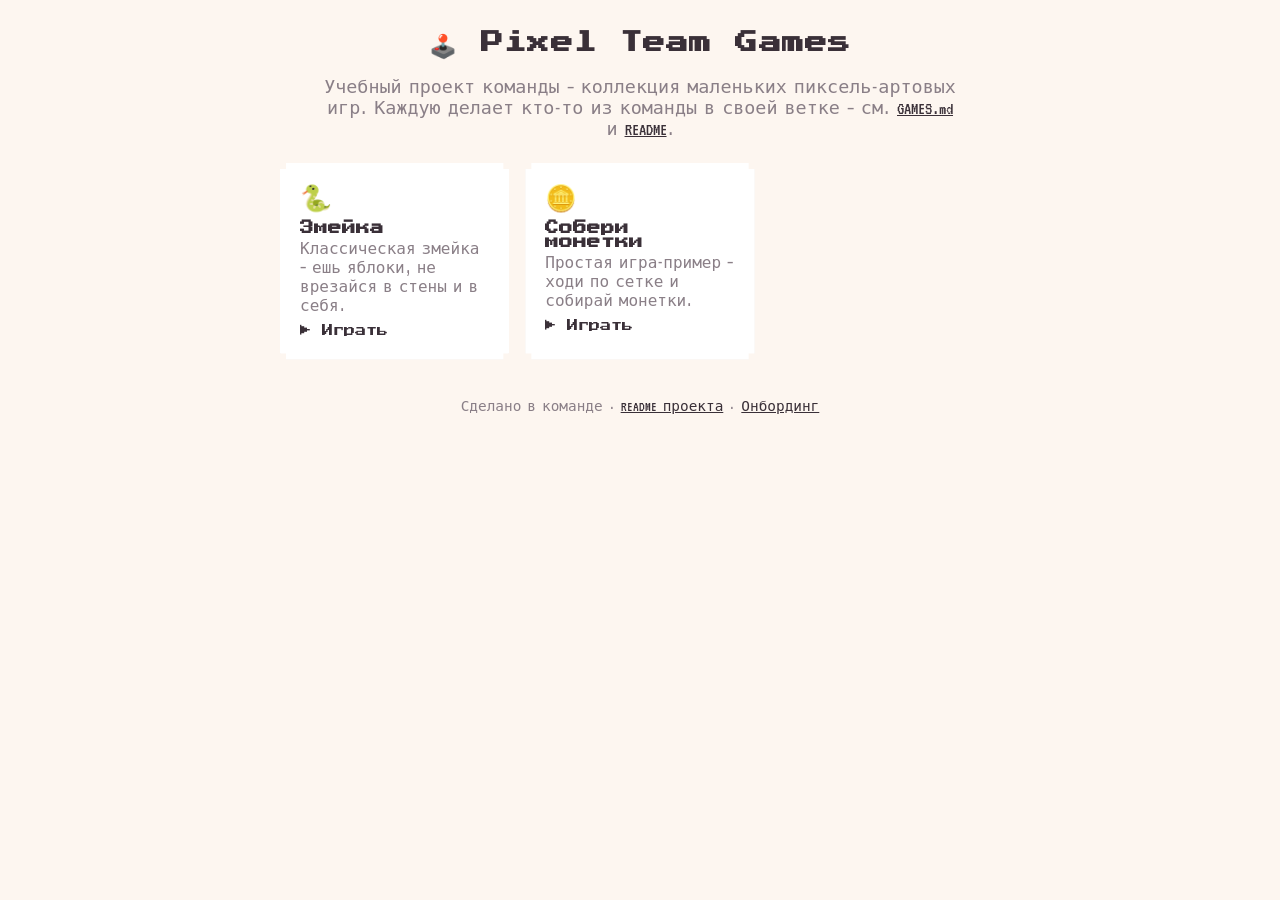
<file: index.html>
<!DOCTYPE html>
<html lang="ru">
<head>
  <meta charset="UTF-8" />
  <meta name="viewport" content="width=device-width, initial-scale=1.0" />
  <title>Pixel Team Games</title>
  <link rel="preconnect" href="https://fonts.googleapis.com" />
  <link href="https://fonts.googleapis.com/css2?family=Press+Start+2P&family=VT323&display=swap" rel="stylesheet" />
  <link rel="stylesheet" href="theme.css" />
</head>
<body>
  <header class="site-header">
    <h1>🕹️ Pixel Team Games</h1>
    <p class="subtitle">
      Учебный проект команды — коллекция маленьких пиксель-артовых игр.
      Каждую делает кто-то из команды в своей ветке — см.
      <a href="GAMES.md">GAMES.md</a> и <a href="README.md">README</a>.
    </p>
  </header>

  <main>
    <div class="games-grid" id="games-list"></div>
  </main>

  <footer>
    <p>Сделано в команде · <a href="README.md">README проекта</a> · <a href="ONBOARDING.md">Онбординг</a></p>
  </footer>

  <script src="games.js"></script>
</body>
</html>
</file>
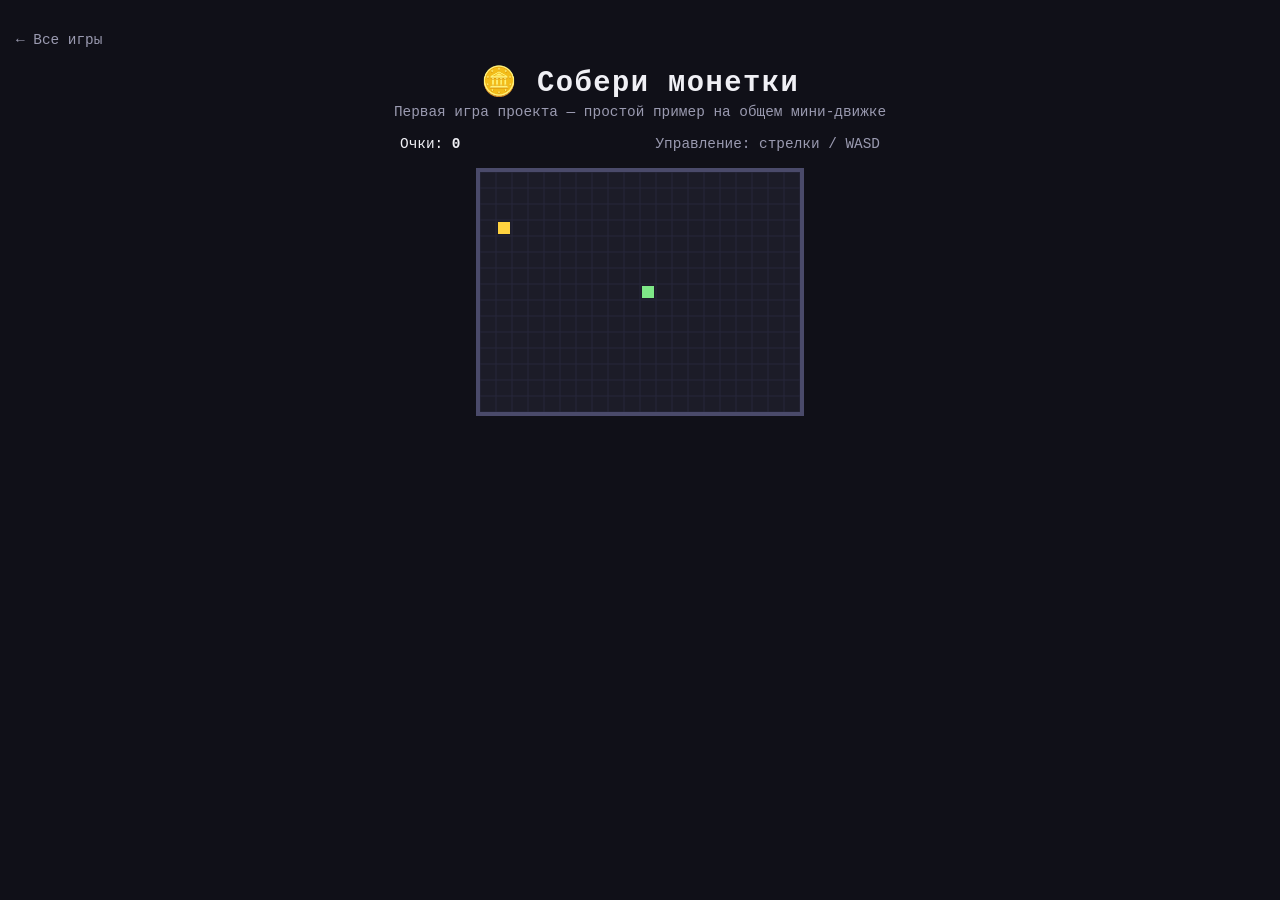
<file: games/collect-coins/index.html>
<!DOCTYPE html>
<html lang="ru">
<head>
  <meta charset="UTF-8" />
  <meta name="viewport" content="width=device-width, initial-scale=1.0" />
  <title>Собери монетки — Pixel Team Games</title>
  <link rel="stylesheet" href="../../shared/game.css" />
  <link rel="stylesheet" href="style.css" />
</head>
<body class="game-page">
  <a class="back-link" href="../../index.html">← Все игры</a>

  <div class="game-header">
    <h1>🪙 Собери монетки</h1>
    <p class="subtitle">Первая игра проекта — простой пример на общем мини-движке</p>
  </div>

  <div class="hud">
    <span>Очки: <strong id="score">0</strong></span>
    <span class="hint">Управление: стрелки / WASD</span>
  </div>
  <canvas id="game" width="320" height="240"></canvas>

  <script src="../../shared/loop.js"></script>
  <script src="../../shared/input.js"></script>
  <script src="../../shared/canvas.js"></script>
  <script src="game.js"></script>
</body>
</html>
</file>
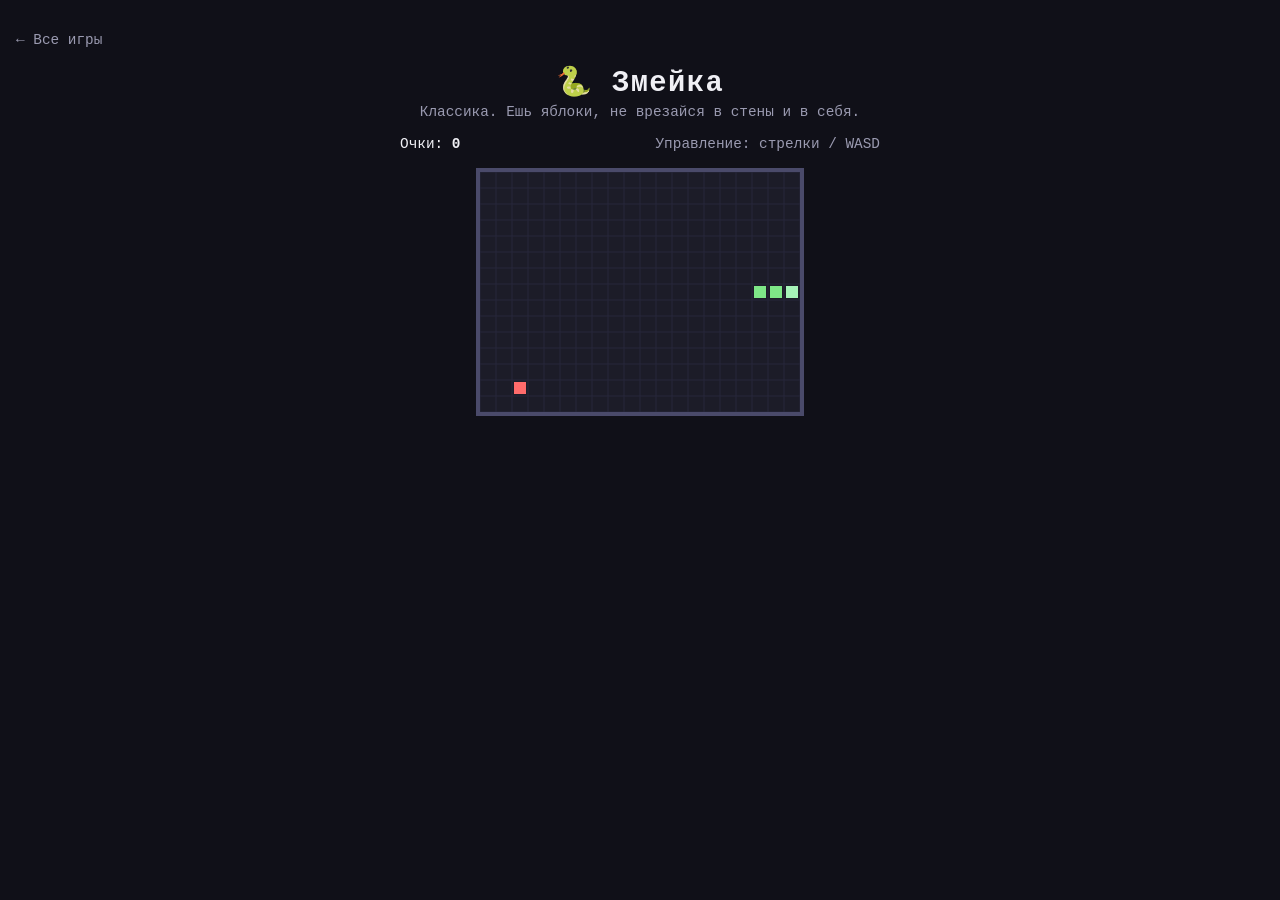
<file: games/snake/index.html>
<!DOCTYPE html>
<html lang="ru">
<head>
  <meta charset="UTF-8" />
  <meta name="viewport" content="width=device-width, initial-scale=1.0" />
  <title>Змейка — Pixel Team Games</title>
  <link rel="stylesheet" href="../../shared/game.css" />
  <link rel="stylesheet" href="style.css" />
</head>
<body class="game-page">
  <a class="back-link" href="../../index.html">← Все игры</a>

  <div class="game-header">
    <h1>🐍 Змейка</h1>
    <p class="subtitle">Классика. Ешь яблоки, не врезайся в стены и в себя.</p>
  </div>

  <div class="hud">
    <span>Очки: <strong id="score">0</strong></span>
    <span class="hint">Управление: стрелки / WASD</span>
  </div>
  <canvas id="game" width="320" height="240"></canvas>

  <script src="../../shared/loop.js"></script>
  <script src="../../shared/input.js"></script>
  <script src="../../shared/canvas.js"></script>
  <script src="game.js"></script>
</body>
</html>
</file>
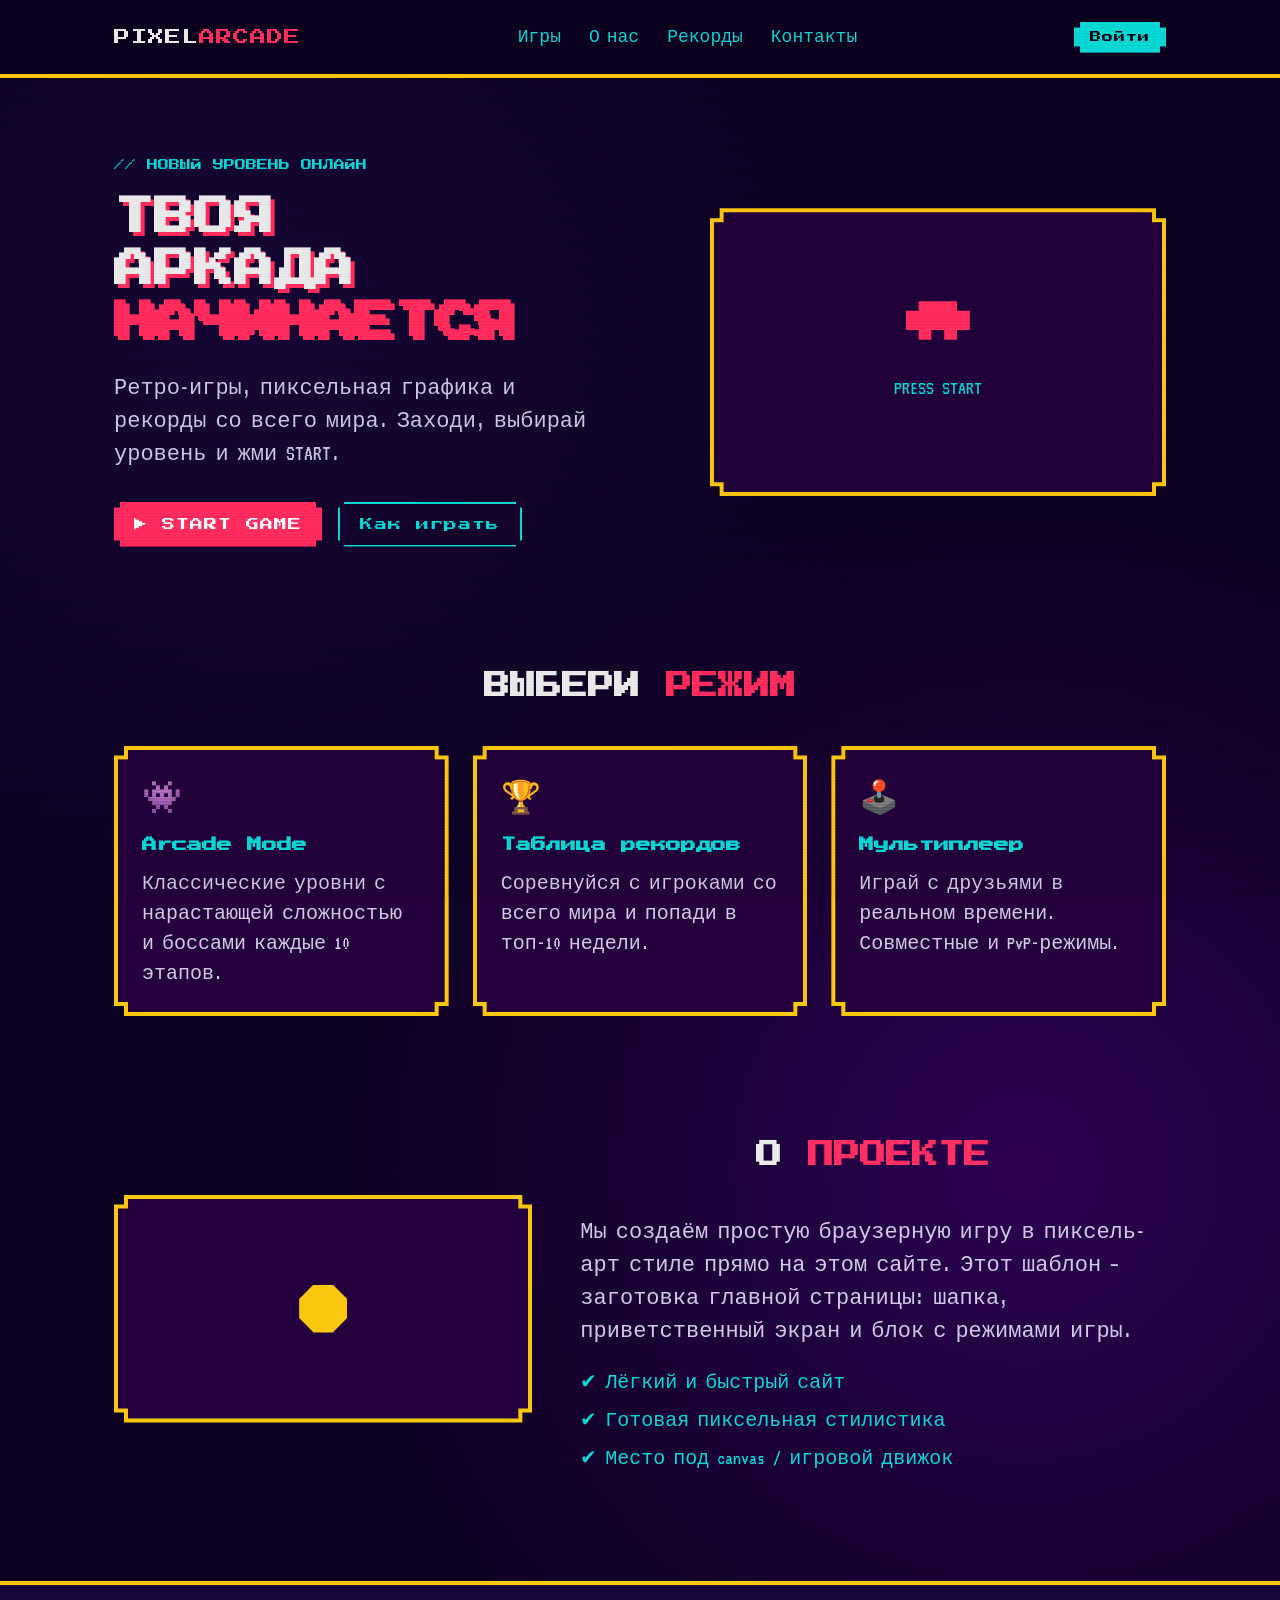
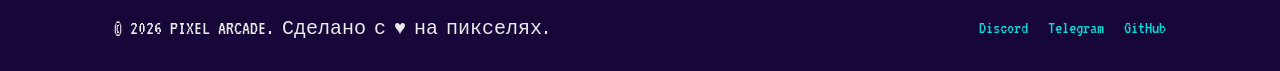
<file: templates/01-retro-arcade/index.html>
<!DOCTYPE html>
<html lang="ru">
<head>
<meta charset="UTF-8">
<meta name="viewport" content="width=device-width, initial-scale=1.0">
<title>PIXEL ARCADE — Retro Game Hub</title>
<link rel="preconnect" href="https://fonts.googleapis.com">
<link href="https://fonts.googleapis.com/css2?family=Press+Start+2P&family=VT323&display=swap" rel="stylesheet">
<link rel="stylesheet" href="style.css">
</head>
<body>

<div class="scanlines"></div>

<header class="site-header">
  <div class="container header-inner">
    <a href="#" class="logo">PIXEL<span>ARCADE</span></a>
    <nav class="nav">
      <a href="#features">Игры</a>
      <a href="#about">О нас</a>
      <a href="#leaderboard">Рекорды</a>
      <a href="#contact">Контакты</a>
    </nav>
    <button class="btn btn-small">Войти</button>
  </div>
</header>

<section class="hero">
  <div class="container hero-inner">
    <div class="hero-text">
      <p class="eyebrow">// НОВЫЙ УРОВЕНЬ ОНЛАЙН</p>
      <h1>ТВОЯ<br>АРКАДА<br><span class="accent">НАЧИНАЕТСЯ</span></h1>
      <p class="hero-desc">Ретро-игры, пиксельная графика и рекорды со всего мира. Заходи, выбирай уровень и жми START.</p>
      <div class="hero-actions">
        <button class="btn btn-primary">▶ START GAME</button>
        <button class="btn btn-ghost">Как играть</button>
      </div>
    </div>
    <div class="hero-art pixel-panel">
      <div class="pixel-panel-inner hero-screen">
        <div class="sprite sprite-invader"></div>
        <p class="blink">PRESS START</p>
      </div>
    </div>
  </div>
</section>

<section id="features" class="features">
  <div class="container">
    <h2 class="section-title">ВЫБЕРИ <span class="accent">РЕЖИМ</span></h2>
    <div class="cards">
      <div class="pixel-panel card">
        <div class="pixel-panel-inner">
          <div class="card-icon">👾</div>
          <h3>Arcade Mode</h3>
          <p>Классические уровни с нарастающей сложностью и боссами каждые 10 этапов.</p>
        </div>
      </div>
      <div class="pixel-panel card">
        <div class="pixel-panel-inner">
          <div class="card-icon">🏆</div>
          <h3>Таблица рекордов</h3>
          <p>Соревнуйся с игроками со всего мира и попади в топ-10 недели.</p>
        </div>
      </div>
      <div class="pixel-panel card">
        <div class="pixel-panel-inner">
          <div class="card-icon">🕹️</div>
          <h3>Мультиплеер</h3>
          <p>Играй с друзьями в реальном времени. Совместные и PvP-режимы.</p>
        </div>
      </div>
    </div>
  </div>
</section>

<section id="about" class="about">
  <div class="container about-inner">
    <div class="pixel-panel about-art">
      <div class="pixel-panel-inner about-screen">
        <div class="sprite sprite-coin"></div>
      </div>
    </div>
    <div class="about-text">
      <h2 class="section-title">О <span class="accent">ПРОЕКТЕ</span></h2>
      <p>Мы создаём простую браузерную игру в пиксель-арт стиле прямо на этом сайте. Этот шаблон — заготовка главной страницы: шапка, приветственный экран и блок с режимами игры.</p>
      <ul class="checklist">
        <li>✔ Лёгкий и быстрый сайт</li>
        <li>✔ Готовая пиксельная стилистика</li>
        <li>✔ Место под canvas / игровой движок</li>
      </ul>
    </div>
  </div>
</section>

<footer class="site-footer">
  <div class="container footer-inner">
    <p>© 2026 PIXEL ARCADE. Сделано с ♥ на пикселях.</p>
    <div class="socials">
      <a href="#">Discord</a>
      <a href="#">Telegram</a>
      <a href="#">GitHub</a>
    </div>
  </div>
</footer>

</body>
</html>
</file>
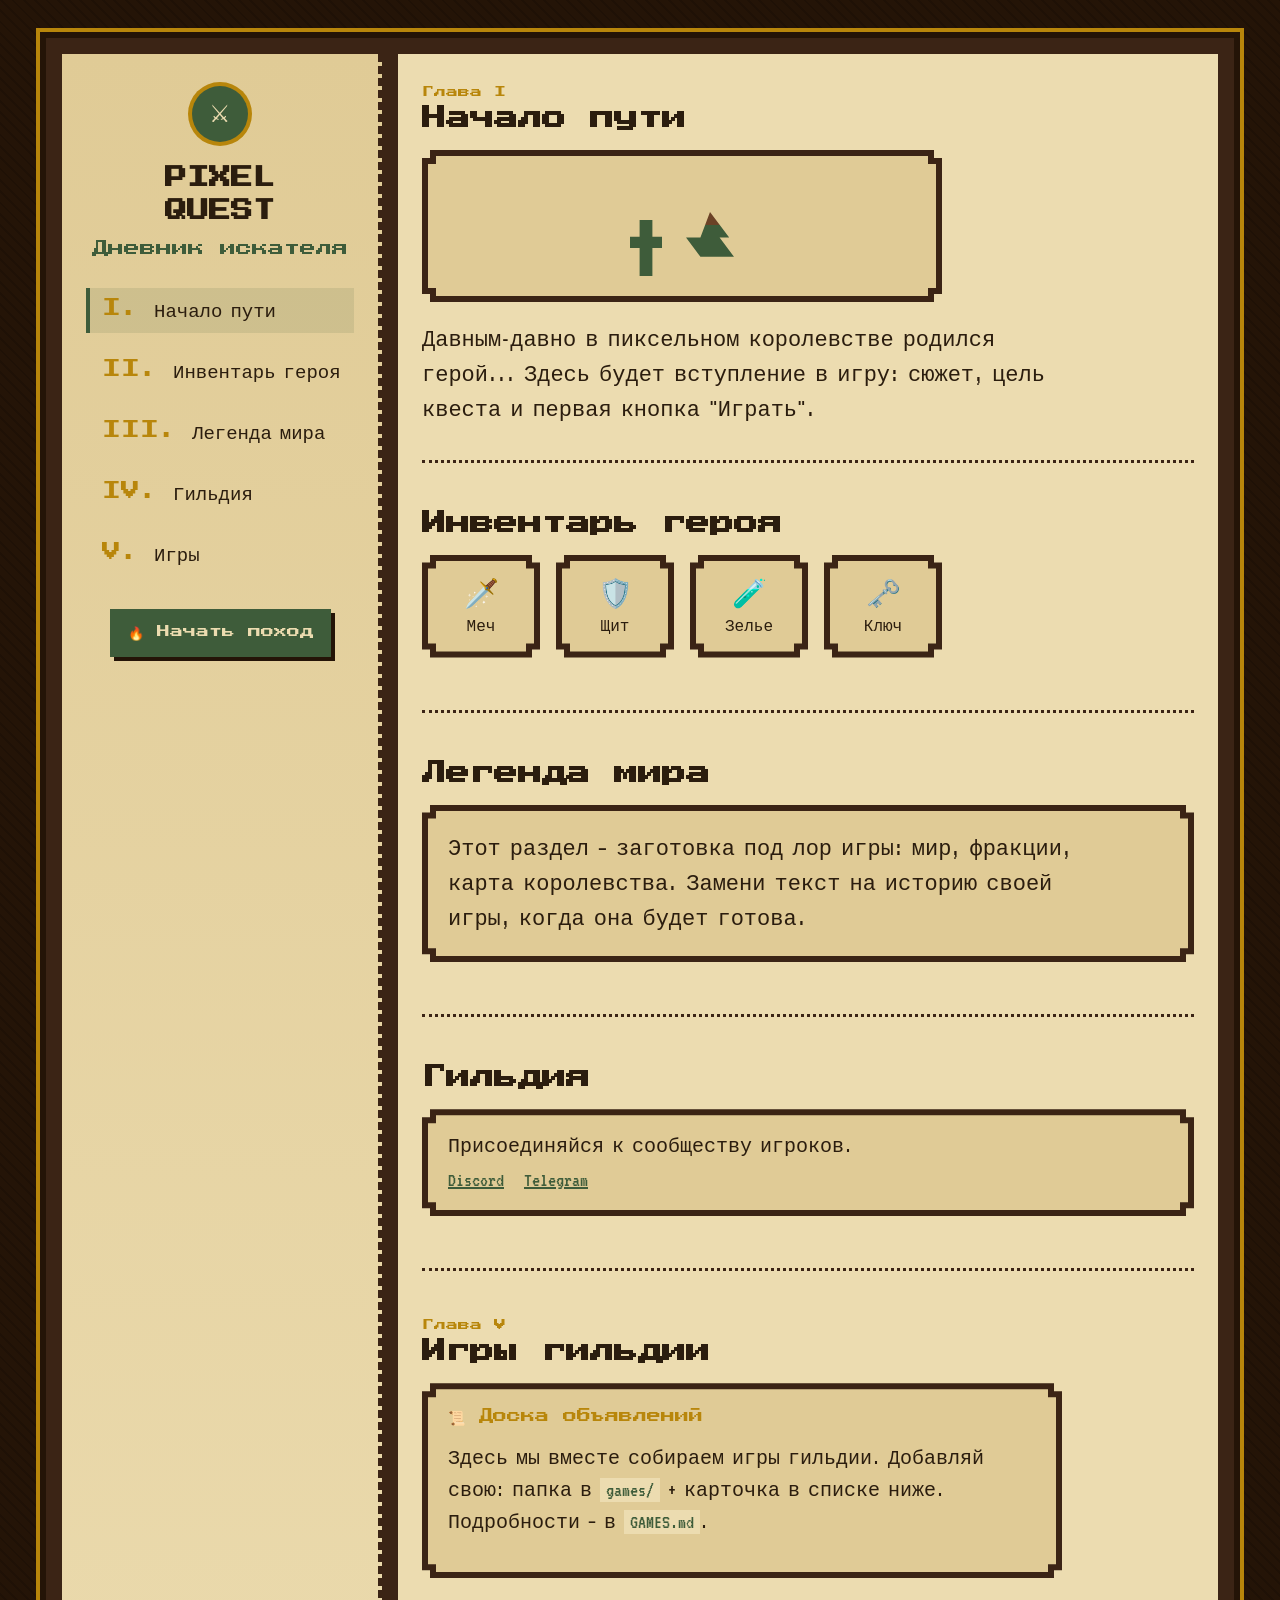
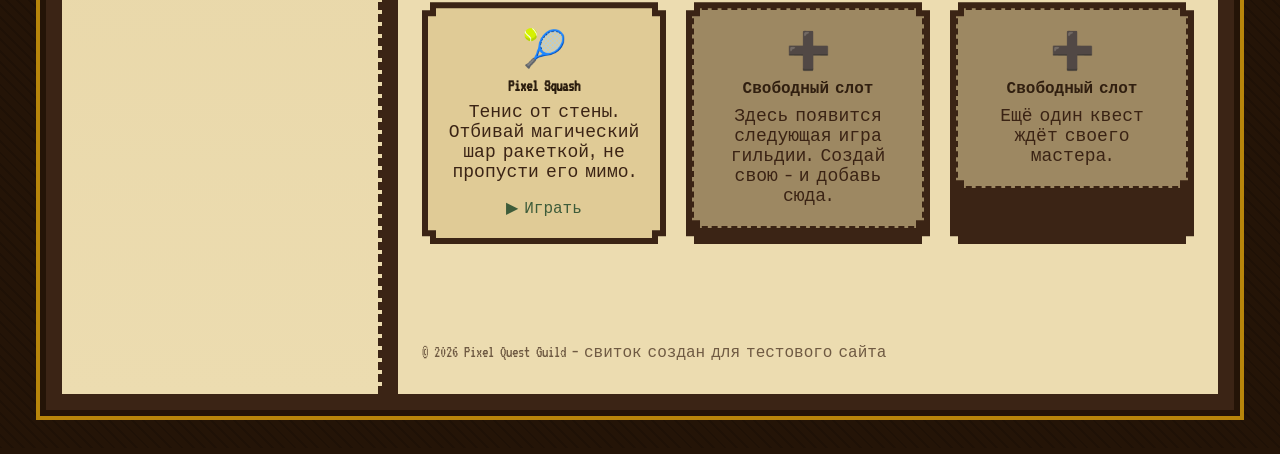
<file: templates/02-fantasy-pixel/index.html>
<!DOCTYPE html>
<html lang="ru">
<head>
<meta charset="UTF-8">
<meta name="viewport" content="width=device-width, initial-scale=1.0">
<title>PIXEL QUEST — Fantasy RPG</title>
<link rel="preconnect" href="https://fonts.googleapis.com">
<link href="https://fonts.googleapis.com/css2?family=Press+Start+2P&family=VT323&display=swap" rel="stylesheet">
<link rel="stylesheet" href="style.css">
</head>
<body>

<div class="book">

  <!-- Left page: quest log / navigation -->
  <aside class="page page-left">
    <div class="seal">⚔</div>
    <h1 class="title">PIXEL<br>QUEST</h1>
    <p class="subtitle">Дневник искателя</p>

    <nav class="quest-log">
      <a href="#ch1" class="quest active"><span class="quest-num">I.</span> Начало пути</a>
      <a href="#ch2" class="quest"><span class="quest-num">II.</span> Инвентарь героя</a>
      <a href="#ch3" class="quest"><span class="quest-num">III.</span> Легенда мира</a>
      <a href="#ch4" class="quest"><span class="quest-num">IV.</span> Гильдия</a>
      <a href="#games" class="quest"><span class="quest-num">V.</span> Игры</a>
    </nav>

    <button class="btn-torch">🔥 Начать поход</button>
  </aside>

  <!-- Right page: content -->
  <section class="page page-right">

    <article id="ch1" class="chapter">
      <p class="drop-cap-line">Глава I</p>
      <h2>Начало пути</h2>
      <div class="pixel-frame hero-frame">
        <div class="pixel-frame-inner hero-scene">
          <div class="sprite sprite-hero"></div>
          <div class="sprite sprite-tree"></div>
        </div>
      </div>
      <p class="lore-text">Давным-давно в пиксельном королевстве родился герой... Здесь будет вступление в игру: сюжет, цель квеста и первая кнопка "Играть".</p>
    </article>

    <article id="ch2" class="chapter">
      <h2>Инвентарь героя</h2>
      <div class="inventory">
        <div class="pixel-frame slot"><div class="pixel-frame-inner"><span class="item">🗡️</span><p>Меч</p></div></div>
        <div class="pixel-frame slot"><div class="pixel-frame-inner"><span class="item">🛡️</span><p>Щит</p></div></div>
        <div class="pixel-frame slot"><div class="pixel-frame-inner"><span class="item">🧪</span><p>Зелье</p></div></div>
        <div class="pixel-frame slot"><div class="pixel-frame-inner"><span class="item">🗝️</span><p>Ключ</p></div></div>
      </div>
    </article>

    <article id="ch3" class="chapter">
      <h2>Легенда мира</h2>
      <div class="pixel-frame">
        <div class="pixel-frame-inner">
          <p class="lore-text">Этот раздел — заготовка под лор игры: мир, фракции, карта королевства. Замени текст на историю своей игры, когда она будет готова.</p>
        </div>
      </div>
    </article>

    <article id="ch4" class="chapter">
      <h2>Гильдия</h2>
      <div class="pixel-frame">
        <div class="pixel-frame-inner guild">
          <p>Присоединяйся к сообществу игроков.</p>
          <div class="guild-links">
            <a href="#">Discord</a>
            <a href="#">Telegram</a>
          </div>
        </div>
      </div>
    </article>

    <article id="games" class="chapter">
      <p class="drop-cap-line">Глава V</p>
      <h2>Игры гильдии</h2>

      <div class="pixel-frame board-frame">
        <div class="pixel-frame-inner board">
          <p class="board-title">📜 Доска объявлений</p>
          <p class="lore-text">Здесь мы вместе собираем игры гильдии. Добавляй свою: папка в <code>games/</code> + карточка в списке ниже. Подробности — в <code>GAMES.md</code>.</p>
        </div>
      </div>

      <div class="games-grid">
        <a href="games/pixel-squash/index.html" class="pixel-frame game-card">
          <div class="pixel-frame-inner">
            <div class="game-card-icon">🎾</div>
            <h3>Pixel Squash</h3>
            <p>Тенис от стены. Отбивай магический шар ракеткой, не пропусти его мимо.</p>
            <span class="play-tag">▶ Играть</span>
          </div>
        </a>

        <div class="pixel-frame game-card empty">
          <div class="pixel-frame-inner">
            <div class="game-card-icon">➕</div>
            <h3>Свободный слот</h3>
            <p>Здесь появится следующая игра гильдии. Создай свою — и добавь сюда.</p>
          </div>
        </div>

        <div class="pixel-frame game-card empty">
          <div class="pixel-frame-inner">
            <div class="game-card-icon">➕</div>
            <h3>Свободный слот</h3>
            <p>Ещё один квест ждёт своего мастера.</p>
          </div>
        </div>
      </div>
    </article>

    <footer class="page-footer">
      <p>© 2026 Pixel Quest Guild — свиток создан для тестового сайта</p>
    </footer>

  </section>
</div>

</body>
</html>
</file>
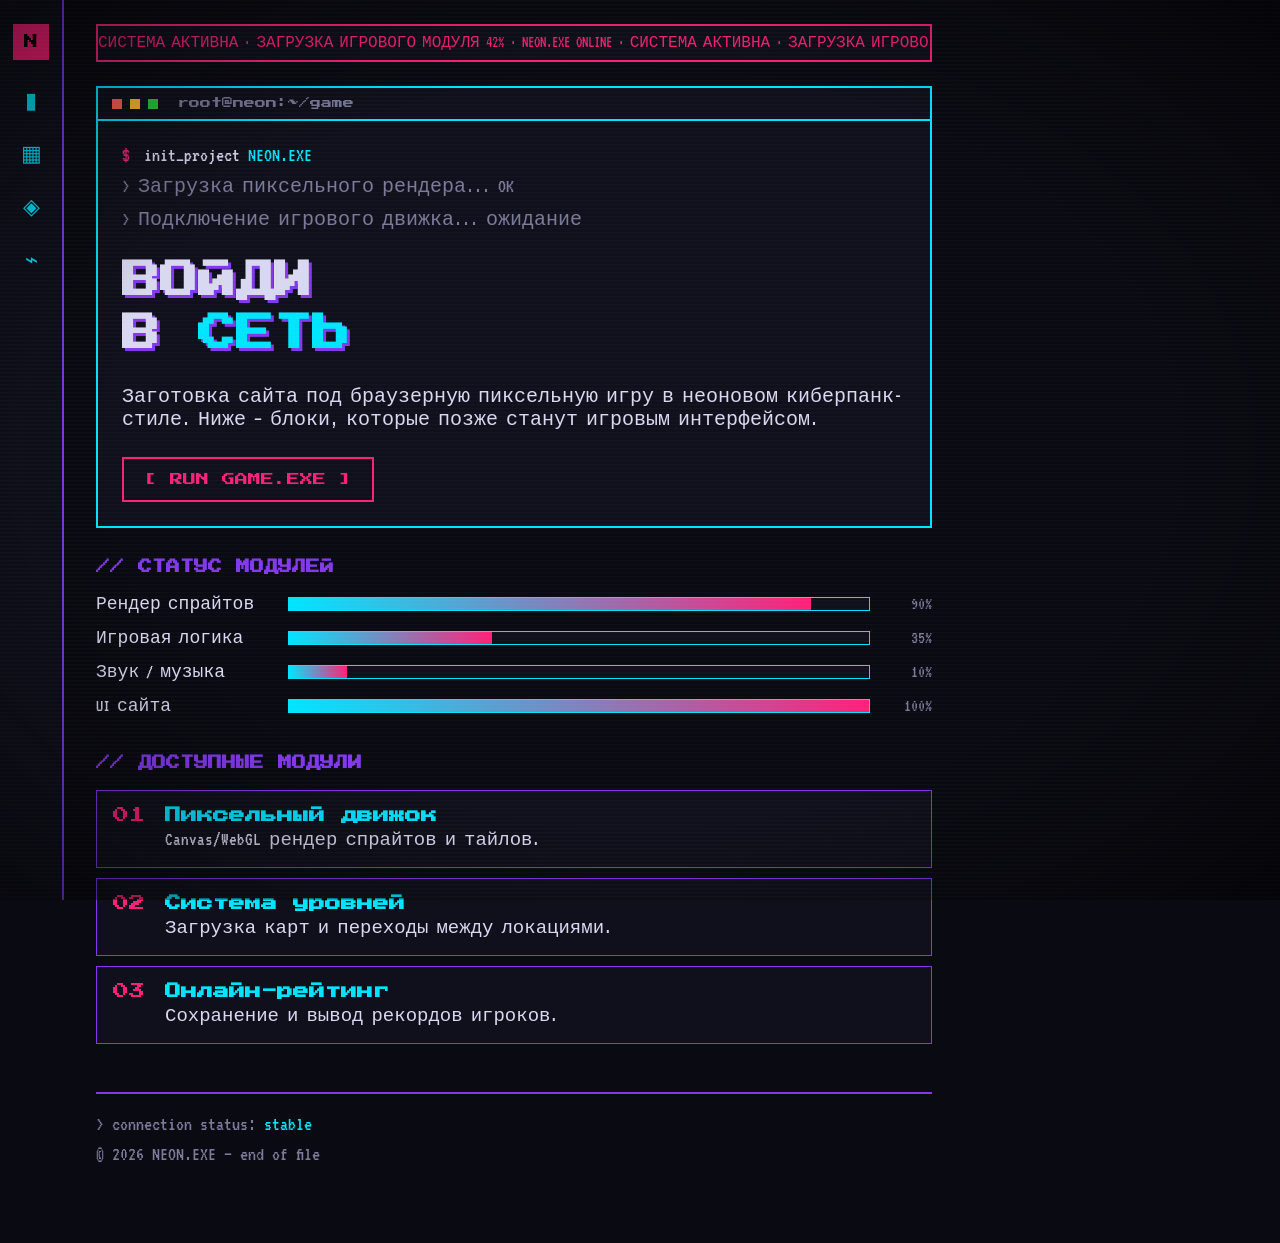
<file: templates/03-cyberpunk-pixel/index.html>
<!DOCTYPE html>
<html lang="ru">
<head>
<meta charset="UTF-8">
<meta name="viewport" content="width=device-width, initial-scale=1.0">
<title>NEON.EXE — Cyberpunk Terminal</title>
<link rel="preconnect" href="https://fonts.googleapis.com">
<link href="https://fonts.googleapis.com/css2?family=Press+Start+2P&family=VT323&display=swap" rel="stylesheet">
<link rel="stylesheet" href="style.css">
</head>
<body>

<div class="crt"></div>

<div class="hud">

  <!-- Left dock: vertical icon nav, not a normal navbar -->
  <nav class="dock">
    <div class="dock-logo">N</div>
    <a href="#feed" class="dock-icon" title="Лента">▮</a>
    <a href="#stats" class="dock-icon" title="Статистика">▦</a>
    <a href="#missions" class="dock-icon" title="Миссии">◈</a>
    <a href="#access" class="dock-icon" title="Доступ">⌁</a>
  </nav>

  <div class="main">

    <div class="ticker">
      <div class="ticker-track">
        СИСТЕМА АКТИВНА · ЗАГРУЗКА ИГРОВОГО МОДУЛЯ 42% · NEON.EXE ONLINE · СИСТЕМА АКТИВНА · ЗАГРУЗКА ИГРОВОГО МОДУЛЯ 42% · NEON.EXE ONLINE ·
      </div>
    </div>

    <section id="feed" class="terminal-block">
      <div class="terminal-header">
        <span class="dot red"></span><span class="dot yellow"></span><span class="dot green"></span>
        <span class="terminal-title">root@neon:~/game</span>
      </div>
      <div class="terminal-body">
        <p class="line"><span class="prompt">$</span> init_project <span class="glitch" data-text="NEON.EXE">NEON.EXE</span></p>
        <p class="line dim">> Загрузка пиксельного рендера... OK</p>
        <p class="line dim">> Подключение игрового движка... ожидание</p>
        <h1 class="big-title">ВОЙДИ<br>В <span class="accent">СЕТЬ</span></h1>
        <p class="line">Заготовка сайта под браузерную пиксельную игру в неоновом киберпанк-стиле. Ниже — блоки, которые позже станут игровым интерфейсом.</p>
        <button class="btn-run">[ RUN GAME.EXE ]</button>
      </div>
    </section>

    <section id="stats" class="grid-block">
      <h2 class="block-title">// СТАТУС МОДУЛЕЙ</h2>
      <div class="data-grid">
        <div class="data-row"><span>Рендер спрайтов</span><span class="bar"><i style="width:90%"></i></span><span class="pct">90%</span></div>
        <div class="data-row"><span>Игровая логика</span><span class="bar"><i style="width:35%"></i></span><span class="pct">35%</span></div>
        <div class="data-row"><span>Звук / музыка</span><span class="bar"><i style="width:10%"></i></span><span class="pct">10%</span></div>
        <div class="data-row"><span>UI сайта</span><span class="bar"><i style="width:100%"></i></span><span class="pct">100%</span></div>
      </div>
    </section>

    <section id="missions" class="grid-block">
      <h2 class="block-title">// ДОСТУПНЫЕ МОДУЛИ</h2>
      <div class="mission-list">
        <div class="mission"><span class="mission-id">01</span><div><h3>Пиксельный движок</h3><p>Canvas/WebGL рендер спрайтов и тайлов.</p></div></div>
        <div class="mission"><span class="mission-id">02</span><div><h3>Система уровней</h3><p>Загрузка карт и переходы между локациями.</p></div></div>
        <div class="mission"><span class="mission-id">03</span><div><h3>Онлайн-рейтинг</h3><p>Сохранение и вывод рекордов игроков.</p></div></div>
      </div>
    </section>

    <footer id="access" class="terminal-footer">
      <p class="line dim">> connection status: <span class="accent">stable</span></p>
      <p class="line dim">© 2026 NEON.EXE — end of file</p>
    </footer>

  </div>
</div>

</body>
</html>
</file>
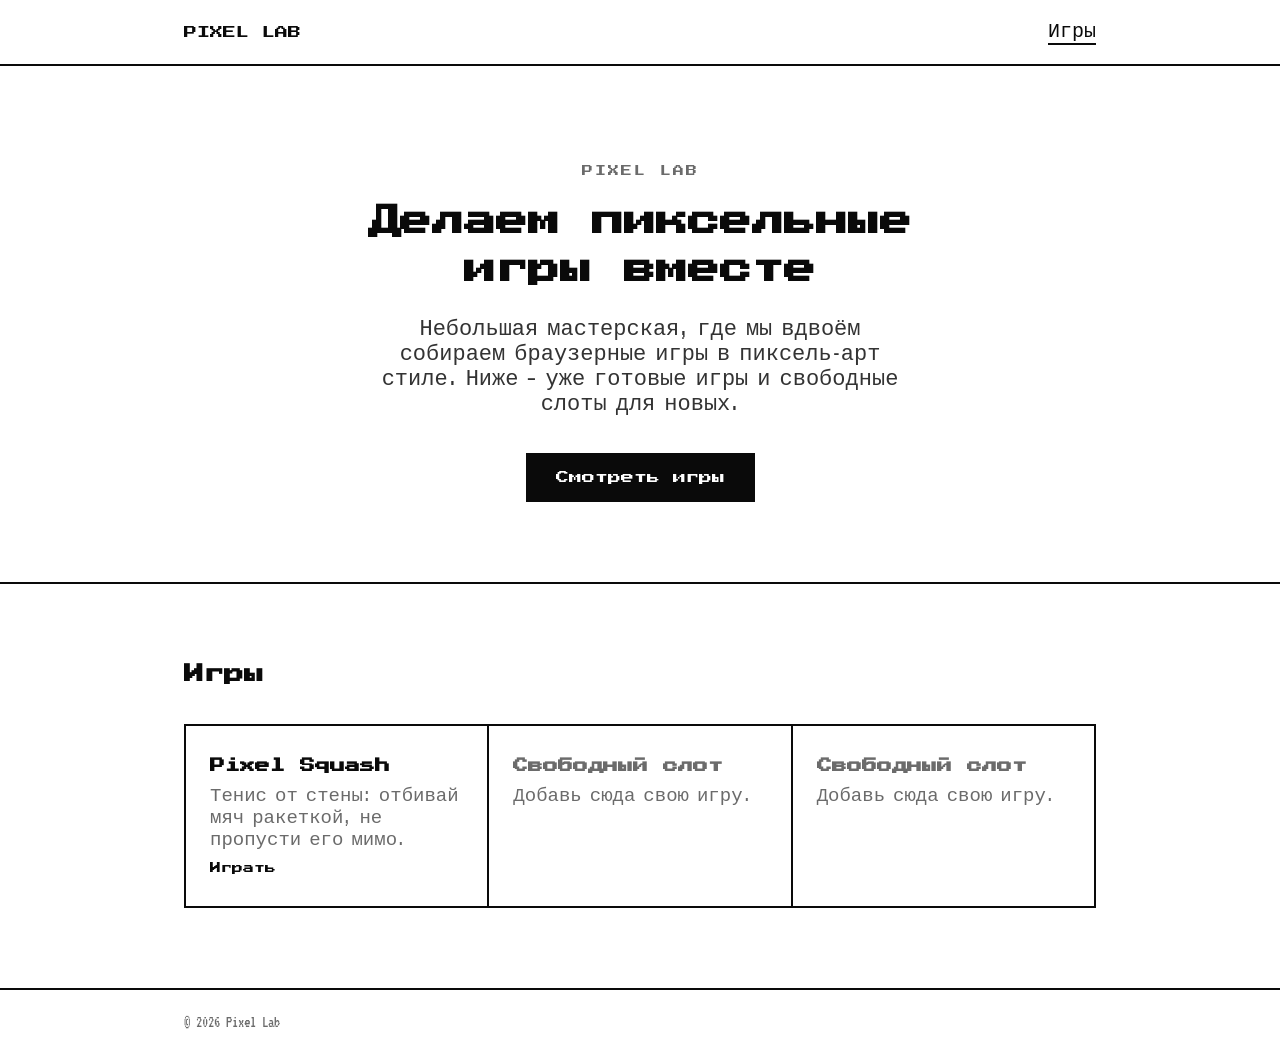
<file: templates/04-mono-grid/index.html>
<!DOCTYPE html>
<html lang="ru">
<head>
<meta charset="UTF-8">
<meta name="viewport" content="width=device-width, initial-scale=1.0">
<title>PIXEL LAB</title>
<link rel="preconnect" href="https://fonts.googleapis.com">
<link href="https://fonts.googleapis.com/css2?family=Press+Start+2P&family=VT323&display=swap" rel="stylesheet">
<link rel="stylesheet" href="style.css">
</head>
<body>

<header class="header">
  <div class="container header-inner">
    <span class="logo">PIXEL LAB</span>
    <a href="#games" class="nav-link">Игры</a>
  </div>
</header>

<section class="hero">
  <div class="container">
    <p class="eyebrow">PIXEL LAB</p>
    <h1>Делаем пиксельные<br>игры вместе</h1>
    <p class="desc">Небольшая мастерская, где мы вдвоём собираем браузерные игры в пиксель-арт стиле. Ниже — уже готовые игры и свободные слоты для новых.</p>
    <a href="#games" class="btn">Смотреть игры</a>
  </div>
</section>

<section id="games" class="games">
  <div class="container">
    <h2 class="section-title">Игры</h2>
    <div class="grid">
      <a href="#" class="card">
        <h3>Pixel Squash</h3>
        <p>Тенис от стены: отбивай мяч ракеткой, не пропусти его мимо.</p>
        <span class="tag">Играть</span>
      </a>
      <div class="card empty">
        <h3>Свободный слот</h3>
        <p>Добавь сюда свою игру.</p>
      </div>
      <div class="card empty">
        <h3>Свободный слот</h3>
        <p>Добавь сюда свою игру.</p>
      </div>
    </div>
  </div>
</section>

<footer class="footer">
  <div class="container">© 2026 Pixel Lab</div>
</footer>

</body>
</html>
</file>
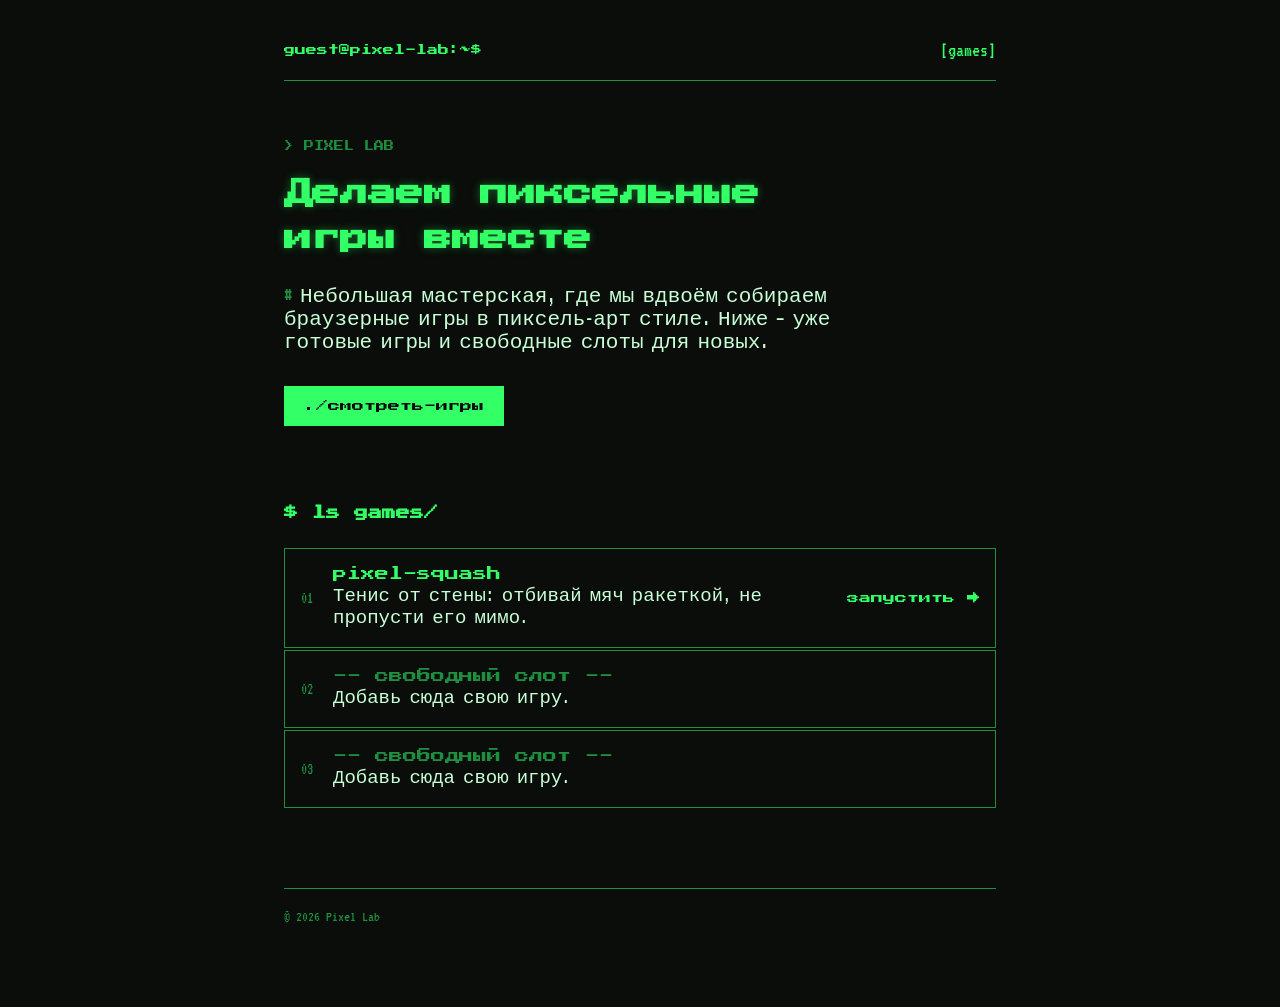
<file: templates/05-terminal-green/index.html>
<!DOCTYPE html>
<html lang="ru">
<head>
<meta charset="UTF-8">
<meta name="viewport" content="width=device-width, initial-scale=1.0">
<title>PIXEL LAB</title>
<link rel="preconnect" href="https://fonts.googleapis.com">
<link href="https://fonts.googleapis.com/css2?family=Press+Start+2P&family=VT323&display=swap" rel="stylesheet">
<link rel="stylesheet" href="style.css">
</head>
<body>

<div class="wrap">

  <header class="header">
    <span class="prompt">guest@pixel-lab:~$</span>
    <a href="#games" class="nav-link">games</a>
  </header>

  <section class="hero">
    <p class="eyebrow">PIXEL LAB</p>
    <h1>Делаем пиксельные<br>игры вместе</h1>
    <p class="desc">Небольшая мастерская, где мы вдвоём собираем браузерные игры в пиксель-арт стиле. Ниже — уже готовые игры и свободные слоты для новых.</p>
    <a href="#games" class="btn">./смотреть-игры</a>
  </section>

  <section id="games" class="games">
    <h2 class="section-title">$ ls games/</h2>
    <div class="list">
      <a href="#" class="row">
        <span class="row-index">01</span>
        <span class="row-body">
          <span class="row-title">pixel-squash</span>
          <span class="row-desc">Тенис от стены: отбивай мяч ракеткой, не пропусти его мимо.</span>
        </span>
        <span class="tag">запустить →</span>
      </a>
      <div class="row empty">
        <span class="row-index">02</span>
        <span class="row-body">
          <span class="row-title">-- свободный слот --</span>
          <span class="row-desc">Добавь сюда свою игру.</span>
        </span>
      </div>
      <div class="row empty">
        <span class="row-index">03</span>
        <span class="row-body">
          <span class="row-title">-- свободный слот --</span>
          <span class="row-desc">Добавь сюда свою игру.</span>
        </span>
      </div>
    </div>
  </section>

  <footer class="footer">© 2026 Pixel Lab</footer>

</div>

</body>
</html>
</file>
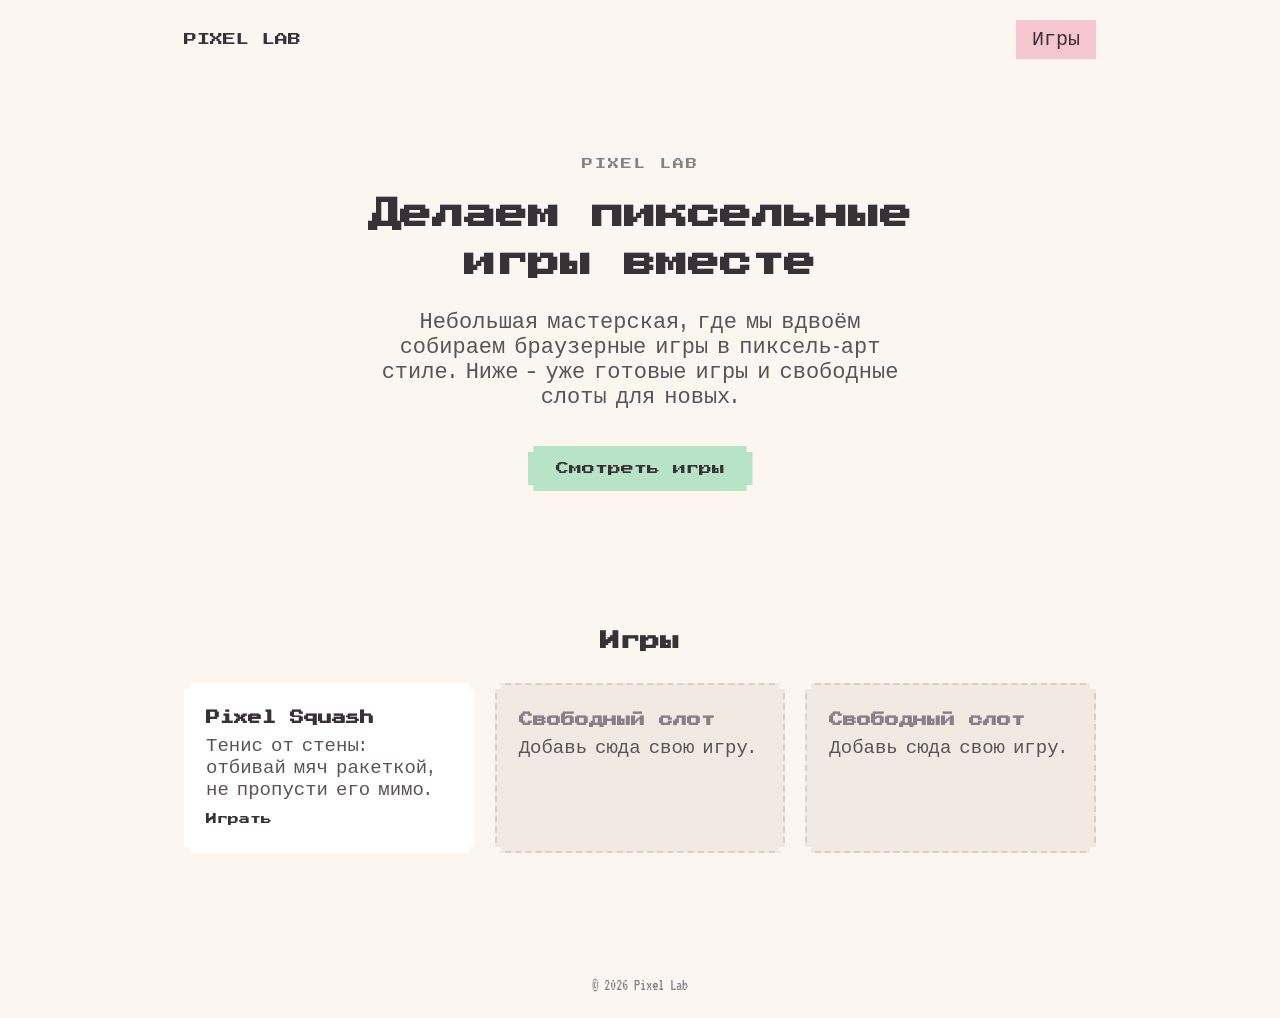
<file: templates/06-pastel-soft/index.html>
<!DOCTYPE html>
<html lang="ru">
<head>
<meta charset="UTF-8">
<meta name="viewport" content="width=device-width, initial-scale=1.0">
<title>PIXEL LAB</title>
<link rel="preconnect" href="https://fonts.googleapis.com">
<link href="https://fonts.googleapis.com/css2?family=Press+Start+2P&family=VT323&display=swap" rel="stylesheet">
<link rel="stylesheet" href="style.css">
</head>
<body>

<header class="header">
  <div class="container header-inner">
    <span class="logo">PIXEL LAB</span>
    <a href="#games" class="nav-link">Игры</a>
  </div>
</header>

<section class="hero">
  <div class="container">
    <p class="eyebrow">PIXEL LAB</p>
    <h1>Делаем пиксельные<br>игры вместе</h1>
    <p class="desc">Небольшая мастерская, где мы вдвоём собираем браузерные игры в пиксель-арт стиле. Ниже — уже готовые игры и свободные слоты для новых.</p>
    <a href="#games" class="btn">Смотреть игры</a>
  </div>
</section>

<section id="games" class="games">
  <div class="container">
    <h2 class="section-title">Игры</h2>
    <div class="grid">
      <a href="#" class="card mint">
        <h3>Pixel Squash</h3>
        <p>Тенис от стены: отбивай мяч ракеткой, не пропусти его мимо.</p>
        <span class="tag">Играть</span>
      </a>
      <div class="card empty">
        <h3>Свободный слот</h3>
        <p>Добавь сюда свою игру.</p>
      </div>
      <div class="card empty">
        <h3>Свободный слот</h3>
        <p>Добавь сюда свою игру.</p>
      </div>
    </div>
  </div>
</section>

<footer class="footer">
  <div class="container">© 2026 Pixel Lab</div>
</footer>

</body>
</html>
</file>
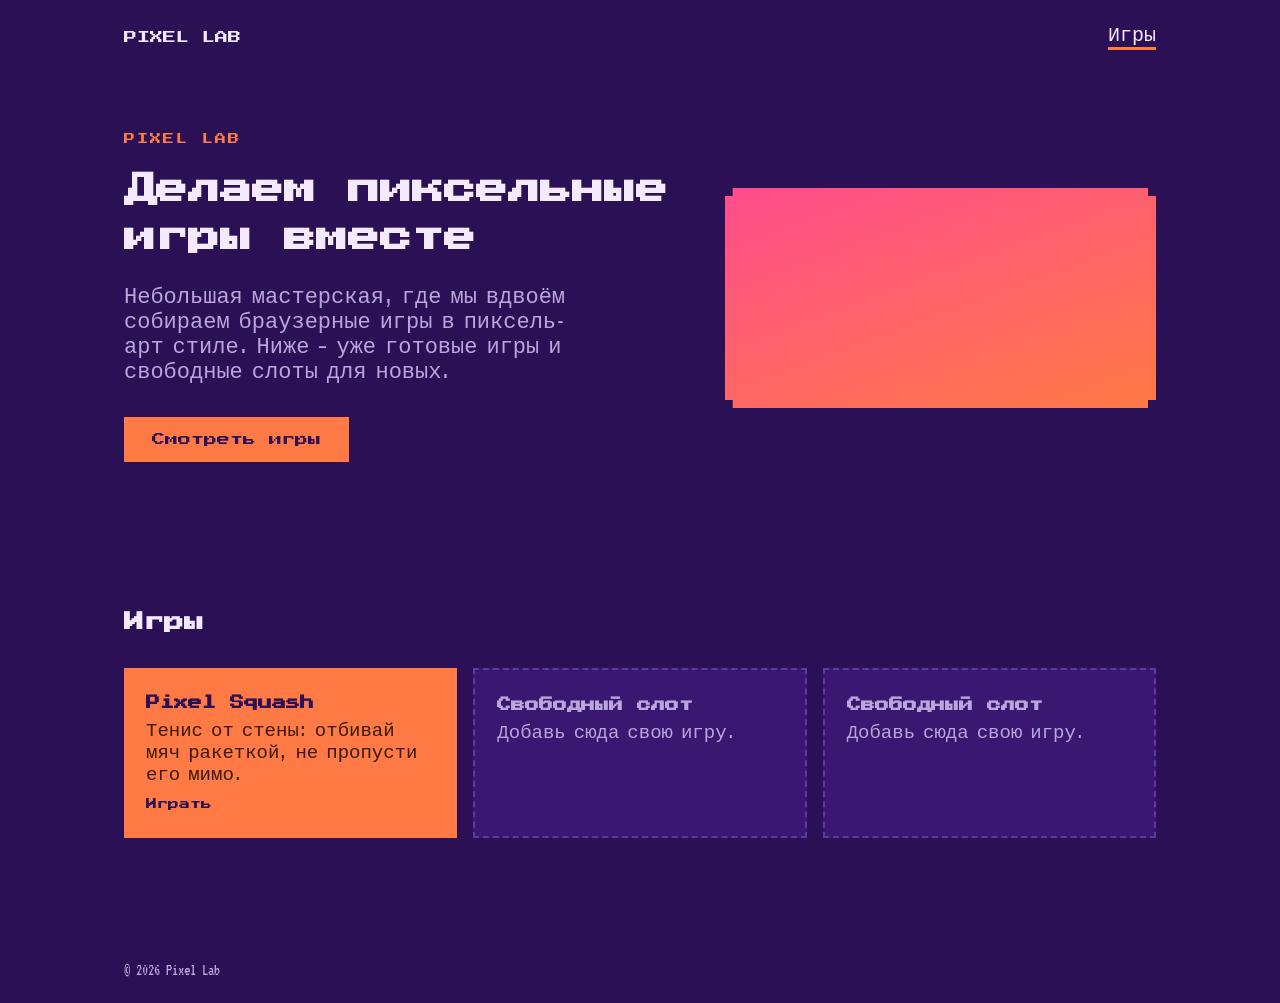
<file: templates/07-sunset-flat/index.html>
<!DOCTYPE html>
<html lang="ru">
<head>
<meta charset="UTF-8">
<meta name="viewport" content="width=device-width, initial-scale=1.0">
<title>PIXEL LAB</title>
<link rel="preconnect" href="https://fonts.googleapis.com">
<link href="https://fonts.googleapis.com/css2?family=Press+Start+2P&family=VT323&display=swap" rel="stylesheet">
<link rel="stylesheet" href="style.css">
</head>
<body>

<header class="header">
  <div class="container header-inner">
    <span class="logo">PIXEL LAB</span>
    <a href="#games" class="nav-link">Игры</a>
  </div>
</header>

<section class="hero">
  <div class="container hero-inner">
    <div class="hero-text">
      <p class="eyebrow">PIXEL LAB</p>
      <h1>Делаем пиксельные<br>игры вместе</h1>
      <p class="desc">Небольшая мастерская, где мы вдвоём собираем браузерные игры в пиксель-арт стиле. Ниже — уже готовые игры и свободные слоты для новых.</p>
      <a href="#games" class="btn">Смотреть игры</a>
    </div>
    <div class="hero-block"></div>
  </div>
</section>

<section id="games" class="games">
  <div class="container">
    <h2 class="section-title">Игры</h2>
    <div class="grid">
      <a href="#" class="tile tile-fill">
        <h3>Pixel Squash</h3>
        <p>Тенис от стены: отбивай мяч ракеткой, не пропусти его мимо.</p>
        <span class="tag">Играть</span>
      </a>
      <div class="tile empty">
        <h3>Свободный слот</h3>
        <p>Добавь сюда свою игру.</p>
      </div>
      <div class="tile empty">
        <h3>Свободный слот</h3>
        <p>Добавь сюда свою игру.</p>
      </div>
    </div>
  </div>
</section>

<footer class="footer">
  <div class="container">© 2026 Pixel Lab</div>
</footer>

</body>
</html>
</file>
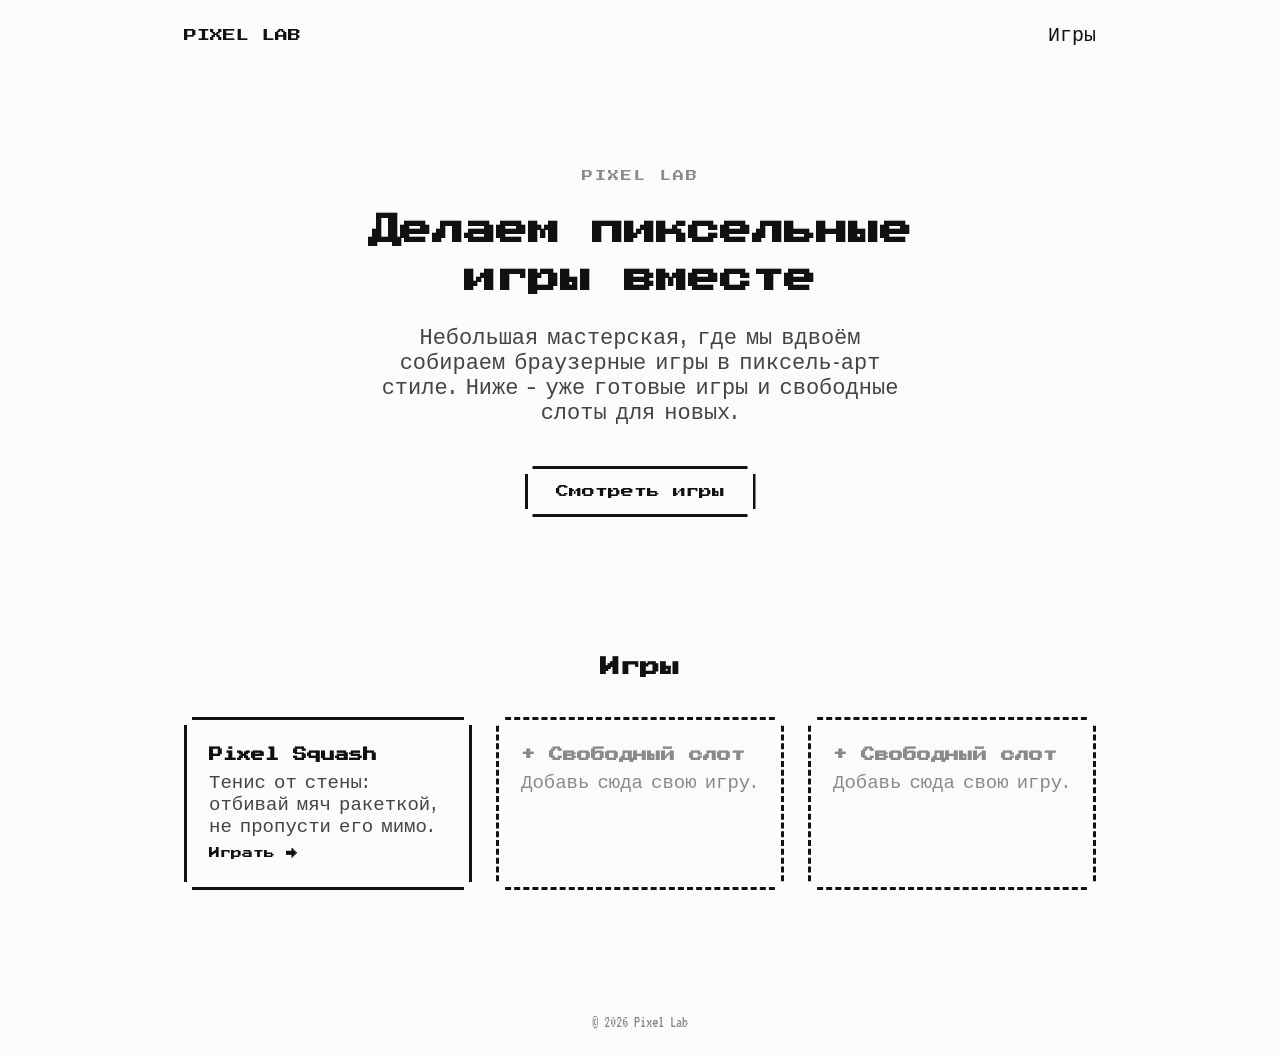
<file: templates/08-ink-outline/index.html>
<!DOCTYPE html>
<html lang="ru">
<head>
<meta charset="UTF-8">
<meta name="viewport" content="width=device-width, initial-scale=1.0">
<title>PIXEL LAB</title>
<link rel="preconnect" href="https://fonts.googleapis.com">
<link href="https://fonts.googleapis.com/css2?family=Press+Start+2P&family=VT323&display=swap" rel="stylesheet">
<link rel="stylesheet" href="style.css">
</head>
<body>

<header class="header">
  <div class="container header-inner">
    <span class="logo">PIXEL LAB</span>
    <a href="#games" class="nav-link">Игры</a>
  </div>
</header>

<section class="hero">
  <div class="container">
    <p class="eyebrow">PIXEL LAB</p>
    <h1>Делаем пиксельные<br>игры вместе</h1>
    <p class="desc">Небольшая мастерская, где мы вдвоём собираем браузерные игры в пиксель-арт стиле. Ниже — уже готовые игры и свободные слоты для новых.</p>
    <a href="#games" class="btn">Смотреть игры</a>
  </div>
</section>

<section id="games" class="games">
  <div class="container">
    <h2 class="section-title">Игры</h2>
    <div class="grid">
      <a href="#" class="card">
        <h3>Pixel Squash</h3>
        <p>Тенис от стены: отбивай мяч ракеткой, не пропусти его мимо.</p>
        <span class="tag">Играть →</span>
      </a>
      <div class="card empty">
        <h3>+ Свободный слот</h3>
        <p>Добавь сюда свою игру.</p>
      </div>
      <div class="card empty">
        <h3>+ Свободный слот</h3>
        <p>Добавь сюда свою игру.</p>
      </div>
    </div>
  </div>
</section>

<footer class="footer">
  <div class="container">© 2026 Pixel Lab</div>
</footer>

</body>
</html>
</file>
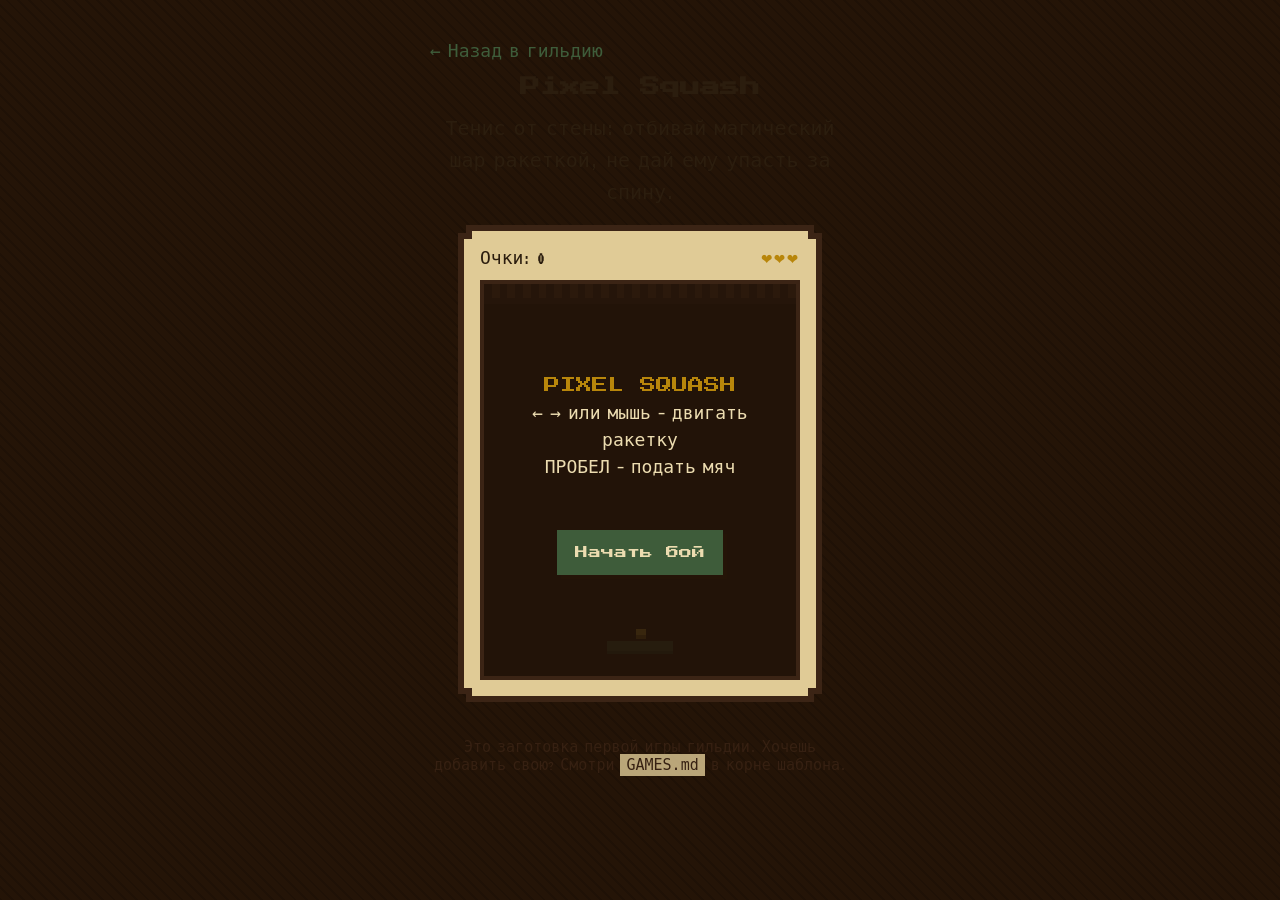
<file: templates/02-fantasy-pixel/games/pixel-squash/index.html>
<!DOCTYPE html>
<html lang="ru">
<head>
<meta charset="UTF-8">
<meta name="viewport" content="width=device-width, initial-scale=1.0">
<title>Pixel Squash — Pixel Quest Guild</title>
<link rel="preconnect" href="https://fonts.googleapis.com">
<link href="https://fonts.googleapis.com/css2?family=Press+Start+2P&family=VT323&display=swap" rel="stylesheet">
<link rel="stylesheet" href="../../style.css">
<link rel="stylesheet" href="page.css">
</head>
<body class="game-page-body">

<div class="game-page">
  <a href="../../index.html#games" class="back-link">← Назад в гильдию</a>

  <h1 class="game-page-title">Pixel Squash</h1>
  <p class="lore-text game-page-desc">Тенис от стены: отбивай магический шар ракеткой, не дай ему упасть за спину.</p>

  <div class="pixel-frame arena-frame">
    <div class="pixel-frame-inner arena-inner">

      <div class="arena-hud">
        <span class="hud-item">Очки: <b id="score">0</b></span>
        <span class="hud-item" id="lives">❤❤❤</span>
      </div>

      <div class="canvas-wrap">
        <canvas id="game" width="160" height="200"></canvas>
        <div class="arena-overlay" id="overlay">
          <p class="overlay-title">PIXEL SQUASH</p>
          <p class="overlay-hint">← → или мышь — двигать ракетку<br>ПРОБЕЛ — подать мяч</p>
          <button class="btn-torch" id="startBtn">Начать бой</button>
        </div>
      </div>

    </div>
  </div>

  <p class="game-credit">Это заготовка первой игры гильдии. Хочешь добавить свою? Смотри <code>GAMES.md</code> в корне шаблона.</p>
</div>

<script src="game.js"></script>
</body>
</html>
</file>
<file: theme.css>
/* Тема сайта: цвета, шрифты, разметка лендинга (шапка/меню/карточки).
   Это единственный файл, который трогают при смене дизайна (см. templates/) —
   игры внутри /games не зависят от темы напрямую, только от /shared/game.css.
   Стиль выбран из templates/06-pastel-soft. */

:root {
  --game-bg: #fdf6f0;
  --game-fg: #3a3038;
  --game-muted: #8a7f87;
  --game-border: #f1e9e2;
  --game-panel: #ffffff;
  --accent: #b7e4c7;
  --c: 6px;
}

* {
  box-sizing: border-box;
}

body {
  margin: 0;
  min-height: 100vh;
  background: var(--game-bg);
  color: var(--game-fg);
  font-family: "VT323", monospace;
  font-size: 20px;
  display: flex;
  flex-direction: column;
  align-items: center;
  gap: 1.5rem;
  padding: 2rem 1rem 3rem;
}

.site-header {
  text-align: center;
}

.site-header h1 {
  margin: 0;
  font-family: "Press Start 2P", monospace;
  font-size: 1.4rem;
  letter-spacing: 0.05em;
  color: var(--game-fg);
}

.site-header .subtitle {
  margin: 1rem 0 0;
  color: var(--game-muted);
  max-width: 40rem;
  font-size: 1.15rem;
}

.site-header .subtitle a {
  color: var(--game-fg);
}

main {
  width: 100%;
  max-width: 720px;
}

.games-grid {
  display: grid;
  grid-template-columns: repeat(auto-fill, minmax(200px, 1fr));
  gap: 1rem;
}

.game-card {
  display: block;
  background: var(--game-panel);
  color: inherit;
  text-decoration: none;
  padding: 1.25rem;
  box-shadow: 0 4px 0 rgba(0, 0, 0, 0.05);
  transition: background-color 0.15s ease;
  clip-path: polygon(
    0 var(--c), var(--c) var(--c), var(--c) 0,
    calc(100% - var(--c)) 0, calc(100% - var(--c)) var(--c), 100% var(--c),
    100% calc(100% - var(--c)), calc(100% - var(--c)) calc(100% - var(--c)), calc(100% - var(--c)) 100%,
    var(--c) 100%, var(--c) calc(100% - var(--c)), 0 calc(100% - var(--c))
  );
}

.game-card:hover {
  background: var(--accent);
}

.game-card .icon {
  font-size: 1.6rem;
}

.game-card h3 {
  margin: 0.5rem 0 0.25rem;
  font-family: "Press Start 2P", monospace;
  font-size: 0.85rem;
}

.game-card p {
  margin: 0;
  color: var(--game-muted);
  font-size: 1rem;
}

.game-card .play-tag {
  display: inline-block;
  margin-top: 0.6rem;
  font-family: "Press Start 2P", monospace;
  color: var(--game-fg);
  font-size: 0.7rem;
}

footer {
  color: var(--game-muted);
  font-size: 0.9rem;
}

footer a {
  color: var(--game-fg);
}
</file>
<file: shared/game.css>
/* Общий каркас страницы игры — расположение, а не тема.
   Цвета берутся из CSS-переменных (задаются в /theme.css), с запасными
   значениями на случай, если игра открыта без него. */

:root {
  --game-bg: #101018;
  --game-fg: #f0f0f5;
  --game-muted: #9a9ab0;
  --game-border: #4a4a6a;
  --game-panel: #1c1c28;
}

* {
  box-sizing: border-box;
}

body.game-page {
  margin: 0;
  min-height: 100vh;
  display: flex;
  flex-direction: column;
  align-items: center;
  gap: 1rem;
  background: var(--game-bg);
  color: var(--game-fg);
  font-family: "Courier New", monospace;
  padding: 2rem 1rem;
}

.game-page .back-link {
  align-self: flex-start;
  color: var(--game-muted);
  text-decoration: none;
  font-size: 0.9rem;
}

.game-page .back-link:hover {
  color: var(--game-fg);
}

.game-page .game-header {
  text-align: center;
}

.game-page .game-header h1 {
  margin: 0;
  font-size: 1.8rem;
  letter-spacing: 0.05em;
}

.game-page .game-header .subtitle {
  margin: 0.25rem 0 0;
  color: var(--game-muted);
  font-size: 0.9rem;
}

.game-page .hud {
  display: flex;
  justify-content: space-between;
  width: 100%;
  max-width: 480px;
  font-size: 0.9rem;
}

.game-page .hint {
  color: var(--game-muted);
}

.game-page canvas {
  background: var(--game-panel);
  border: 4px solid var(--game-border);
  image-rendering: pixelated;
  image-rendering: crisp-edges;
}
</file>
<file: games/collect-coins/style.css>
/* Стили именно этой игры. Общий каркас страницы — в /shared/game.css.
   Пока ничего своего не нужно, но файл оставлен как место для будущих правок. */
</file>
<file: games/snake/style.css>
/* Стили именно этой игры. Общий каркас страницы — в /shared/game.css. */
</file>
<file: templates/01-retro-arcade/style.css>
:root{
  --bg: #0d0221;
  --bg-2: #170638;
  --panel: #24003d;
  --border: #f9c80e;
  --magenta: #ff2e63;
  --cyan: #08d9d6;
  --text: #eaeaea;
  --pixel: 6px;
}

*{box-sizing:border-box;margin:0;padding:0}

html{scroll-behavior:smooth}

body{
  background: var(--bg);
  background-image:
    radial-gradient(circle at 20% 20%, var(--bg-2) 0%, transparent 40%),
    radial-gradient(circle at 80% 70%, #2b0050 0%, transparent 45%);
  color: var(--text);
  font-family: 'VT323', monospace;
  font-size: 20px;
  line-height: 1.5;
  overflow-x:hidden;
}

h1,h2,h3,.logo,.btn,.eyebrow{font-family:'Press Start 2P', monospace;}

.container{max-width:1100px;margin:0 auto;padding:0 24px}

.scanlines{
  position:fixed; inset:0; pointer-events:none; z-index:50;
  background: repeating-linear-gradient(
    to bottom,
    rgba(0,0,0,0.15) 0px,
    rgba(0,0,0,0.15) 1px,
    transparent 2px,
    transparent 3px
  );
  mix-blend-mode: overlay;
}

/* Pixel panel: chunky cut corners, no rounded AI-gradient look */
.pixel-panel{
  --c: 10px;
  background: var(--border);
  padding: 4px;
  clip-path: polygon(
    0 var(--c), var(--c) var(--c), var(--c) 0,
    calc(100% - var(--c)) 0, calc(100% - var(--c)) var(--c), 100% var(--c),
    100% calc(100% - var(--c)), calc(100% - var(--c)) calc(100% - var(--c)), calc(100% - var(--c)) 100%,
    var(--c) 100%, var(--c) calc(100% - var(--c)), 0 calc(100% - var(--c))
  );
}
.pixel-panel-inner{
  background: var(--panel);
  height:100%;
  padding: 24px;
  clip-path: polygon(
    0 var(--c), var(--c) var(--c), var(--c) 0,
    calc(100% - var(--c)) 0, calc(100% - var(--c)) var(--c), 100% var(--c),
    100% calc(100% - var(--c)), calc(100% - var(--c)) calc(100% - var(--c)), calc(100% - var(--c)) 100%,
    var(--c) 100%, var(--c) calc(100% - var(--c)), 0 calc(100% - var(--c))
  );
}

/* Header */
.site-header{position:sticky; top:0; z-index:40; background:rgba(13,2,33,0.9); border-bottom:4px solid var(--border)}
.header-inner{display:flex; align-items:center; justify-content:space-between; height:74px}
.logo{color:var(--text); text-decoration:none; font-size:16px; letter-spacing:1px}
.logo span{color:var(--magenta)}
.nav{display:flex; gap:28px}
.nav a{color:var(--cyan); text-decoration:none; font-size:18px}
.nav a:hover{color:var(--magenta)}

.btn{
  border:none; cursor:pointer; padding:14px 20px; font-size:13px; letter-spacing:1px;
  clip-path: polygon(0 6px,6px 6px,6px 0,calc(100% - 6px) 0,calc(100% - 6px) 6px,100% 6px,100% calc(100% - 6px),calc(100% - 6px) calc(100% - 6px),calc(100% - 6px) 100%,6px 100%,6px calc(100% - 6px),0 calc(100% - 6px));
}
.btn-primary{background:var(--magenta); color:#fff; box-shadow: 0 6px 0 #a30036}
.btn-primary:active{box-shadow:none; transform:translateY(6px)}
.btn-ghost{background:transparent; color:var(--cyan); border:2px solid var(--cyan)}
.btn-small{padding:10px 16px; font-size:11px; background:var(--cyan); color:#001; box-shadow:0 4px 0 #04918f}

/* Hero */
.hero{padding:80px 0 60px}
.hero-inner{display:grid; grid-template-columns:1.2fr 1fr; gap:48px; align-items:center}
.eyebrow{color:var(--cyan); font-size:11px; margin-bottom:16px}
.hero-text h1{font-size:40px; line-height:1.3; text-shadow:4px 4px 0 var(--magenta)}
.accent{color:var(--magenta)}
.hero-desc{margin:24px 0 32px; font-size:22px; max-width:480px; color:#cfc9e6}
.hero-actions{display:flex; gap:16px}

.hero-screen{display:flex; flex-direction:column; align-items:center; justify-content:center; gap:24px; min-height:280px}
.blink{color:var(--cyan); font-size:20px; animation:blink 1s steps(1) infinite}
@keyframes blink{50%{opacity:0}}

.sprite{image-rendering:pixelated}
.sprite-invader{
  width:64px;height:48px;
  background:
    linear-gradient(var(--magenta),var(--magenta));
  clip-path: polygon(
    20% 0,80% 0,80% 20%,100% 20%,100% 60%,80% 60%,80% 80%,60% 80%,60% 60%,40% 60%,40% 80%,20% 80%,20% 60%,0 60%,0 20%,20% 20%
  );
}

/* Features */
.features{padding:60px 0}
.section-title{text-align:center; font-size:26px; margin-bottom:40px}
.cards{display:grid; grid-template-columns:repeat(3,1fr); gap:24px}
.card-icon{font-size:32px; margin-bottom:12px}
.card h3{font-size:15px; margin-bottom:12px; color:var(--cyan)}
.card p{color:#cfc9e6}

/* About */
.about{padding:60px 0 100px}
.about-inner{display:grid; grid-template-columns:1fr 1.4fr; gap:48px; align-items:center}
.about-screen{display:flex; align-items:center; justify-content:center; min-height:220px}
.sprite-coin{
  width:48px;height:48px; background:var(--border);
  clip-path: polygon(30% 0,70% 0,100% 30%,100% 70%,70% 100%,30% 100%,0 70%,0 30%);
  animation: spin 1.4s steps(4) infinite;
}
@keyframes spin{
  0%{transform:scaleX(1)}
  50%{transform:scaleX(0.2)}
  100%{transform:scaleX(1)}
}
.about-text p{color:#cfc9e6; margin-bottom:20px; font-size:22px}
.checklist{list-style:none}
.checklist li{color:var(--cyan); margin-bottom:8px; font-size:20px}

/* Footer */
.site-footer{border-top:4px solid var(--border); padding:28px 0; background:var(--bg-2)}
.footer-inner{display:flex; justify-content:space-between; align-items:center; flex-wrap:wrap; gap:12px}
.socials{display:flex; gap:20px}
.socials a{color:var(--cyan); text-decoration:none; font-size:18px}
.socials a:hover{color:var(--magenta)}

@media (max-width:800px){
  .hero-inner,.about-inner{grid-template-columns:1fr}
  .cards{grid-template-columns:1fr}
  .nav{display:none}
}
</file>
<file: templates/02-fantasy-pixel/style.css>
:root{
  --wood: #3b2415;
  --wood-dark: #241407;
  --parchment: #ecdcb0;
  --parchment-2: #e0cb96;
  --ink: #2b1d0e;
  --green: #3e5c3a;
  --gold: #b8860b;
  --c: 8px;
}

*{box-sizing:border-box; margin:0; padding:0}

body{
  background: var(--wood-dark);
  background-image:
    repeating-linear-gradient(45deg, rgba(0,0,0,0.15) 0 2px, transparent 2px 8px);
  font-family:'VT323', monospace;
  font-size:20px;
  color: var(--ink);
  min-height:100vh;
  display:flex;
  justify-content:center;
  padding:32px 16px;
}

h1,h2,.title,.quest-num,.subtitle,.btn-torch,.drop-cap-line{font-family:'Press Start 2P', monospace}

/* The open book layout — deliberately not a hero/cards template */
.book{
  display:grid;
  grid-template-columns: 320px 1fr;
  max-width:1200px;
  width:100%;
  background: var(--wood);
  padding:16px;
  gap:16px;
  border: 6px solid var(--wood-dark);
  box-shadow: 0 0 0 4px var(--gold);
}

.page{
  background: var(--parchment);
  padding:32px 24px;
}

.page-left{
  background: linear-gradient(180deg, var(--parchment-2), var(--parchment));
  display:flex;
  flex-direction:column;
  align-items:center;
  text-align:center;
  border-right: 4px dashed var(--wood);
}

.seal{
  width:56px; height:56px; border-radius:50%;
  background: var(--green); color:var(--parchment);
  display:flex; align-items:center; justify-content:center;
  font-size:24px; margin-bottom:20px;
  box-shadow: 0 0 0 4px var(--gold);
}

.title{font-size:22px; line-height:1.5; color:var(--ink)}
.subtitle{font-size:16px; color:var(--green); margin:12px 0 32px}

.quest-log{display:flex; flex-direction:column; gap:16px; width:100%; text-align:left}
.quest{
  text-decoration:none; color:var(--ink); font-size:19px;
  padding:10px 12px; border-left:4px solid transparent;
}
.quest-num{color:var(--gold); margin-right:6px}
.quest:hover, .quest.active{border-left-color:var(--green); background:rgba(62,92,58,0.12)}

.btn-torch{
  margin-top:auto; padding-top:40px;
  background:none; border:none; cursor:pointer;
  font-size:13px; color:var(--parchment); background:var(--green);
  padding:16px 18px; margin-top:32px;
  box-shadow: 4px 4px 0 var(--wood-dark);
}
.btn-torch:active{box-shadow:none; transform:translate(4px,4px)}

.page-right{overflow-y:auto; max-height:none}

.chapter{margin-bottom:48px; padding-bottom:32px; border-bottom:3px dotted var(--wood)}
.chapter:last-of-type{border-bottom:none}

.drop-cap-line{font-size:12px; color:var(--gold); margin-bottom:8px}
.chapter h2{font-size:24px; margin-bottom:20px; color:var(--ink)}

.lore-text{font-size:22px; line-height:1.6; max-width:640px}

/* Pixel frame: chunky notch corners, like a carved wood frame */
.pixel-frame{
  background: var(--wood);
  padding:6px;
  clip-path: polygon(
    0 var(--c), var(--c) var(--c), var(--c) 0,
    calc(100% - var(--c)) 0, calc(100% - var(--c)) var(--c), 100% var(--c),
    100% calc(100% - var(--c)), calc(100% - var(--c)) calc(100% - var(--c)), calc(100% - var(--c)) 100%,
    var(--c) 100%, var(--c) calc(100% - var(--c)), 0 calc(100% - var(--c))
  );
  margin-bottom:20px;
}
.pixel-frame-inner{
  background: var(--parchment-2);
  padding:20px;
  clip-path: polygon(
    0 var(--c), var(--c) var(--c), var(--c) 0,
    calc(100% - var(--c)) 0, calc(100% - var(--c)) var(--c), 100% var(--c),
    100% calc(100% - var(--c)), calc(100% - var(--c)) calc(100% - var(--c)), calc(100% - var(--c)) 100%,
    var(--c) 100%, var(--c) calc(100% - var(--c)), 0 calc(100% - var(--c))
  );
}

.hero-frame{max-width:520px}
.hero-scene{display:flex; align-items:flex-end; gap:24px; min-height:140px; justify-content:center}
.sprite{image-rendering:pixelated}
.sprite-hero{
  width:32px; height:56px; background:var(--green);
  clip-path:polygon(30% 0,70% 0,70% 30%,100% 30%,100% 50%,70% 50%,70% 100%,30% 100%,30% 50%,0 50%,0 30%,30% 30%);
}
.sprite-tree{
  width:48px; height:64px;
  background: linear-gradient(#6b4226 0 20%, var(--green) 20%);
  clip-path: polygon(50% 0,90% 40%,70% 40%,100% 70%,30% 70%,0 40%,30% 40%);
}

.inventory{display:grid; grid-template-columns:repeat(4,1fr); gap:16px; max-width:520px}
.slot .item{font-size:28px; display:block; margin-bottom:8px}
.slot p{font-size:16px; text-align:center}
.slot .pixel-frame-inner{display:flex; flex-direction:column; align-items:center; padding:16px}

.guild-links{display:flex; gap:20px; margin-top:12px}
.guild-links a{color:var(--green); font-size:20px; text-decoration:underline}

.page-footer{font-size:16px; color:var(--wood); opacity:0.7}

/* Board: in-character message to the collaborator */
.board-frame{max-width:640px}
.board-title{font-family:'Press Start 2P'; font-size:14px; color:var(--gold); margin-bottom:16px}
.board .lore-text{margin-bottom:14px; font-size:20px}
.board code{background:var(--parchment); padding:2px 6px; font-family:'VT323'; color:var(--green)}

/* Games hub grid */
.games-grid{display:grid; grid-template-columns:repeat(auto-fill, minmax(220px, 1fr)); gap:20px; margin-top:24px}
.game-card{text-decoration:none; color:var(--ink); display:block}
.game-card .pixel-frame-inner{display:flex; flex-direction:column; align-items:center; text-align:center; gap:8px; min-height:180px; justify-content:center}
.game-card-icon{font-size:36px}
.game-card h3{font-size:16px}
.game-card p{font-size:18px; color:var(--wood)}
.game-card .play-tag{margin-top:8px; color:var(--green); font-size:16px}
.game-card:hover{filter:brightness(1.05)}
.game-card.empty{cursor:default}
.game-card.empty .pixel-frame-inner{opacity:0.6; border:2px dashed var(--wood)}
.game-card.empty:hover{filter:none}

/* Arena / game */
.arena-frame{max-width:400px}
.arena-inner{padding:16px; display:flex; flex-direction:column; align-items:center; gap:12px}

.arena-hud{display:flex; justify-content:space-between; width:100%; font-size:18px; color:var(--ink)}
#lives{color:var(--gold); letter-spacing:2px}

.canvas-wrap{position:relative; line-height:0}
#game{
  image-rendering: pixelated;
  image-rendering: crisp-edges;
  width:320px; height:400px;
  background: var(--wood-dark);
  border: 4px solid var(--wood);
  cursor:none;
}

.arena-overlay{
  position:absolute; inset:4px;
  background: rgba(35,20,8,0.88);
  display:flex; flex-direction:column; align-items:center; justify-content:center;
  gap:16px; text-align:center; padding:16px;
}
.overlay-title{font-family:'Press Start 2P'; font-size:16px; color:var(--gold)}
.overlay-hint{color:var(--parchment); font-size:18px; line-height:1.5}
.arena-overlay.hidden{display:none}

@media (max-width:820px){
  #game{width:260px; height:325px}
}

@media (max-width:820px){
  .book{grid-template-columns:1fr}
  .page-left{border-right:none; border-bottom:4px dashed var(--wood)}
  .inventory{grid-template-columns:repeat(2,1fr)}
}
</file>
<file: templates/03-cyberpunk-pixel/style.css>
:root{
  --bg: #0a0a12;
  --panel: #10101c;
  --pink: #ff2079;
  --blue: #00e5ff;
  --purple: #8338ec;
  --text: #d8d8f0;
  --dim: #7a7a9a;
}

*{box-sizing:border-box; margin:0; padding:0}

body{
  background: var(--bg);
  color: var(--text);
  font-family:'VT323', monospace;
  font-size:20px;
  min-height:100vh;
}

h1,h2,.dock-logo,.terminal-title,.btn-run,.mission-id,.block-title{font-family:'Press Start 2P', monospace}

.crt{
  position:fixed; inset:0; pointer-events:none; z-index:50;
  background: repeating-linear-gradient(to bottom, rgba(255,255,255,0.03) 0px, transparent 2px, transparent 4px);
}
.crt::after{
  content:""; position:absolute; inset:0;
  background: radial-gradient(ellipse at center, transparent 60%, rgba(0,0,0,0.5) 100%);
}

/* HUD layout: fixed icon dock + single scrolling terminal column — not a hero/cards page */
.hud{display:flex; min-height:100vh}

.dock{
  width:64px; background:var(--panel); border-right:2px solid var(--purple);
  display:flex; flex-direction:column; align-items:center; gap:28px; padding:24px 0;
  position:sticky; top:0; height:100vh;
}
.dock-logo{
  width:36px; height:36px; background:var(--pink); color:#000;
  display:flex; align-items:center; justify-content:center; font-size:14px;
}
.dock-icon{color:var(--blue); text-decoration:none; font-size:22px}
.dock-icon:hover{color:var(--pink)}

.main{flex:1; padding:24px 32px 60px; max-width:900px}

.ticker{overflow:hidden; border:2px solid var(--pink); margin-bottom:24px; background:var(--panel)}
.ticker-track{
  white-space:nowrap; display:inline-block; padding:8px 0; color:var(--pink); font-size:16px;
  animation: scroll 14s linear infinite;
}
@keyframes scroll{from{transform:translateX(0)} to{transform:translateX(-50%)}}

.terminal-block{border:2px solid var(--blue); background:var(--panel); margin-bottom:32px}
.terminal-header{display:flex; align-items:center; gap:8px; padding:10px 14px; border-bottom:2px solid var(--blue)}
.dot{width:10px; height:10px; display:inline-block}
.dot.red{background:#ff5f56}
.dot.yellow{background:#ffbd2e}
.dot.green{background:#27c93f}
.terminal-title{margin-left:12px; font-size:11px; color:var(--dim)}

.terminal-body{padding:24px}
.line{margin-bottom:10px; font-size:20px}
.prompt{color:var(--pink); margin-right:6px}
.dim{color:var(--dim)}

.big-title{font-size:38px; line-height:1.4; margin:24px 0; text-shadow:3px 3px 0 var(--purple)}
.accent{color:var(--blue)}

.glitch{position:relative; color:var(--blue)}

.btn-run{
  margin-top:16px; background:transparent; border:2px solid var(--pink); color:var(--pink);
  padding:14px 20px; font-size:13px; cursor:pointer;
}
.btn-run:hover{background:var(--pink); color:#000}

.grid-block{margin-bottom:40px}
.block-title{font-size:14px; color:var(--purple); margin-bottom:20px}

.data-grid{display:flex; flex-direction:column; gap:14px}
.data-row{display:grid; grid-template-columns:180px 1fr 50px; align-items:center; gap:12px; font-size:18px}
.bar{background:var(--panel); border:1px solid var(--blue); height:14px; display:block}
.bar i{display:block; height:100%; background:linear-gradient(90deg, var(--blue), var(--pink))}
.pct{color:var(--dim); text-align:right}

.mission-list{display:flex; flex-direction:column; gap:2px}
.mission{display:flex; gap:20px; padding:16px; border:1px solid var(--purple); background:var(--panel); margin-bottom:8px}
.mission-id{color:var(--pink); font-size:16px}
.mission h3{font-size:16px; color:var(--blue); margin-bottom:6px; font-family:'Press Start 2P'}
.mission p{color:var(--text); font-size:19px}

.terminal-footer{border-top:2px solid var(--purple); padding-top:20px}

@media (max-width:700px){
  .dock{width:48px}
  .main{padding:16px}
  .big-title{font-size:26px}
  .data-row{grid-template-columns:120px 1fr 40px; font-size:15px}
}
</file>
<file: templates/04-mono-grid/style.css>
:root{
  --bg:#ffffff;
  --ink:#0a0a0a;
  --line:#0a0a0a;
  --gray:#6b6b6b;
}

*{box-sizing:border-box; margin:0; padding:0}

body{
  background:var(--bg);
  color:var(--ink);
  font-family:'VT323', monospace;
  font-size:20px;
}

h1,h2,h3,.logo,.btn,.eyebrow,.tag{font-family:'Press Start 2P', monospace}

.container{max-width:960px; margin:0 auto; padding:0 24px}

.header{border-bottom:2px solid var(--line)}
.header-inner{height:64px; display:flex; align-items:center; justify-content:space-between}
.logo{font-size:13px}
.nav-link{color:var(--ink); text-decoration:none; font-size:20px; border-bottom:2px solid var(--line)}

.hero{padding:100px 0 80px; text-align:center; border-bottom:2px solid var(--line)}
.eyebrow{font-size:11px; color:var(--gray); letter-spacing:2px; margin-bottom:20px}
.hero h1{font-size:32px; line-height:1.5; margin-bottom:24px}
.desc{max-width:520px; margin:0 auto 36px; font-size:22px; color:#333}

.btn{
  display:inline-block; font-size:13px; text-decoration:none; color:var(--bg);
  background:var(--ink); padding:16px 28px; border:2px solid var(--ink);
}
.btn:hover{background:var(--bg); color:var(--ink)}

.games{padding:80px 0}
.section-title{font-size:20px; margin-bottom:40px}

.grid{display:grid; grid-template-columns:repeat(3,1fr); border-left:2px solid var(--line); border-top:2px solid var(--line)}
.card{
  border-right:2px solid var(--line); border-bottom:2px solid var(--line);
  padding:32px 24px; text-decoration:none; color:var(--ink);
  display:flex; flex-direction:column; gap:12px; min-height:180px;
}
.card h3{font-size:15px}
.card p{color:var(--gray); font-size:19px; flex:1}
.tag{font-size:11px}
.card.empty{color:var(--gray)}
.card.empty h3{color:var(--gray)}

.footer{border-top:2px solid var(--line); padding:24px 0; color:var(--gray); font-size:16px}

@media (max-width:700px){
  .grid{grid-template-columns:1fr}
}
</file>
<file: templates/05-terminal-green/style.css>
:root{
  --bg:#0a0d0a;
  --green:#33ff66;
  --green-dim:#1f8f3f;
  --text:#c8ffd6;
}

*{box-sizing:border-box; margin:0; padding:0}

body{
  background:var(--bg);
  color:var(--text);
  font-family:'VT323', monospace;
  font-size:21px;
}

h1,h2,.row-title,.btn,.eyebrow,.tag,.prompt{font-family:'Press Start 2P', monospace}

.wrap{max-width:760px; margin:0 auto; padding:40px 24px 80px}

.header{display:flex; justify-content:space-between; align-items:center; padding-bottom:20px; border-bottom:1px solid var(--green-dim); margin-bottom:60px}
.prompt{font-size:11px; color:var(--green)}
.nav-link{color:var(--green); text-decoration:none; font-size:20px}
.nav-link::before{content:"["}
.nav-link::after{content:"]"}

.hero{margin-bottom:80px}
.eyebrow{font-size:10px; color:var(--green-dim); margin-bottom:20px}
.eyebrow::before{content:"> "}
.hero h1{font-size:28px; line-height:1.6; color:var(--green); margin-bottom:24px; text-shadow:0 0 8px rgba(51,255,102,0.35)}
.desc{max-width:560px; margin-bottom:32px; color:var(--text)}
.desc::before{content:"# "; color:var(--green-dim)}

.btn{
  display:inline-block; color:var(--bg); background:var(--green); text-decoration:none;
  padding:14px 20px; font-size:12px;
}
.btn:hover{background:var(--text)}

.section-title{font-size:14px; color:var(--green); margin-bottom:28px}

.list{display:flex; flex-direction:column; gap:2px}
.row{
  display:flex; align-items:center; gap:20px; padding:18px 16px;
  border:1px solid var(--green-dim); text-decoration:none; color:var(--text);
}
.row-index{color:var(--green-dim); font-size:16px}
.row-body{display:flex; flex-direction:column; gap:4px; flex:1}
.row-title{font-size:14px; color:var(--green)}
.row-desc{font-size:19px; color:var(--text)}
.tag{font-size:12px; color:var(--green)}
.row.empty{color:var(--green-dim)}
.row.empty .row-title{color:var(--green-dim)}
.row:hover{background:rgba(51,255,102,0.06)}

.footer{margin-top:80px; padding-top:20px; border-top:1px solid var(--green-dim); color:var(--green-dim); font-size:15px}

@media (max-width:600px){
  .row{flex-wrap:wrap}
}
</file>
<file: templates/06-pastel-soft/style.css>
:root{
  --bg:#fdf6f0;
  --ink:#3a3038;
  --mint:#b7e4c7;
  --pink:#f6c6d0;
  --lilac:#d8c9f2;
  --card:#ffffff;
  --gray:#8a7f87;
  --c:6px;
}

*{box-sizing:border-box; margin:0; padding:0}

body{
  background:var(--bg);
  color:var(--ink);
  font-family:'VT323', monospace;
  font-size:20px;
}

h1,h2,h3,.logo,.btn,.eyebrow,.tag{font-family:'Press Start 2P', monospace}

.container{max-width:960px; margin:0 auto; padding:0 24px}

.header{padding:20px 0}
.header-inner{display:flex; align-items:center; justify-content:space-between}
.logo{font-size:13px; color:var(--ink)}
.nav-link{color:var(--ink); text-decoration:none; font-size:20px; background:var(--pink); padding:8px 16px}

.hero{padding:80px 0; text-align:center}
.eyebrow{font-size:11px; color:var(--gray); letter-spacing:2px; margin-bottom:20px}
.hero h1{font-size:32px; line-height:1.5; margin-bottom:24px; color:var(--ink)}
.desc{max-width:520px; margin:0 auto 36px; font-size:22px; color:#5c525a}

.btn{
  display:inline-block; font-size:13px; text-decoration:none; color:var(--ink);
  background:var(--mint); padding:16px 28px;
  clip-path: polygon(0 var(--c), var(--c) var(--c), var(--c) 0, calc(100% - var(--c)) 0, calc(100% - var(--c)) var(--c), 100% var(--c), 100% calc(100% - var(--c)), calc(100% - var(--c)) calc(100% - var(--c)), calc(100% - var(--c)) 100%, var(--c) 100%, var(--c) calc(100% - var(--c)), 0 calc(100% - var(--c)));
}
.btn:hover{background:var(--lilac)}

.games{padding:60px 0 100px}
.section-title{font-size:20px; margin-bottom:32px; text-align:center}

.grid{display:grid; grid-template-columns:repeat(3,1fr); gap:20px}
.card{
  background:var(--card); text-decoration:none; color:var(--ink);
  padding:28px 22px; display:flex; flex-direction:column; gap:10px; min-height:170px;
  clip-path: polygon(0 var(--c), var(--c) var(--c), var(--c) 0, calc(100% - var(--c)) 0, calc(100% - var(--c)) var(--c), 100% var(--c), 100% calc(100% - var(--c)), calc(100% - var(--c)) calc(100% - var(--c)), calc(100% - var(--c)) 100%, var(--c) 100%, var(--c) calc(100% - var(--c)), 0 calc(100% - var(--c)));
  box-shadow: 0 4px 0 rgba(0,0,0,0.05);
  transition: background-color 0.15s;
}
.card.mint:hover{background:var(--mint)}
.card h3{font-size:14px}
.card p{color:#5c525a; font-size:19px; flex:1}
.tag{font-size:11px; color:var(--ink)}
.card.empty{background:#f1e9e2; color:var(--gray); border:2px dashed #d9cfc6}
.card.empty h3{color:var(--gray)}

.footer{padding:24px 0; color:var(--gray); font-size:16px; text-align:center}

@media (max-width:700px){
  .grid{grid-template-columns:1fr}
}
</file>
<file: templates/07-sunset-flat/style.css>
:root{
  --bg:#2b1055;
  --panel:#3a1770;
  --orange:#ff7a45;
  --pink:#ff4d8d;
  --text:#f4eaff;
  --gray:#b9a6db;
  --c:8px;
}

*{box-sizing:border-box; margin:0; padding:0}

body{
  background:var(--bg);
  color:var(--text);
  font-family:'VT323', monospace;
  font-size:20px;
}

h1,h2,h3,.logo,.btn,.eyebrow,.tag{font-family:'Press Start 2P', monospace}

.container{max-width:1080px; margin:0 auto; padding:0 24px}

.header{padding:24px 0}
.header-inner{display:flex; align-items:center; justify-content:space-between}
.logo{font-size:13px}
.nav-link{color:var(--text); text-decoration:none; font-size:20px; border-bottom:3px solid var(--orange)}

.hero{padding:60px 0 90px}
.hero-inner{display:grid; grid-template-columns:1.3fr 1fr; gap:40px; align-items:center}
.eyebrow{font-size:11px; color:var(--orange); letter-spacing:2px; margin-bottom:20px}
.hero h1{font-size:32px; line-height:1.5; margin-bottom:24px}
.desc{max-width:480px; margin-bottom:32px; font-size:22px; color:var(--gray)}

.btn{
  display:inline-block; font-size:13px; text-decoration:none; color:var(--bg);
  background:var(--orange); padding:16px 28px;
}
.btn:hover{background:var(--pink)}

.hero-block{
  height:220px; background: linear-gradient(160deg, var(--pink), var(--orange));
  clip-path: polygon(0 var(--c), var(--c) var(--c), var(--c) 0, calc(100% - var(--c)) 0, calc(100% - var(--c)) var(--c), 100% var(--c), 100% calc(100% - var(--c)), calc(100% - var(--c)) calc(100% - var(--c)), calc(100% - var(--c)) 100%, var(--c) 100%, var(--c) calc(100% - var(--c)), 0 calc(100% - var(--c)));
}

.games{padding:60px 0 100px}
.section-title{font-size:20px; margin-bottom:36px}

.grid{display:grid; grid-template-columns:repeat(3,1fr); gap:16px}
.tile{
  padding:28px 22px; text-decoration:none; color:var(--bg);
  display:flex; flex-direction:column; gap:10px; min-height:170px;
}
.tile-fill{background:var(--orange)}
.tile h3{font-size:14px}
.tile p{font-size:19px; flex:1}
.tile.tile-fill p{color:#3a1a05}
.tag{font-size:11px}
.tile.empty{background:var(--panel); color:var(--gray); border:2px dashed #5c3aa0}
.tile.empty h3{color:var(--gray)}

.footer{padding:24px 0; color:var(--gray); font-size:16px}

@media (max-width:800px){
  .hero-inner{grid-template-columns:1fr}
  .grid{grid-template-columns:1fr}
}
</file>
<file: templates/08-ink-outline/style.css>
:root{
  --bg:#fbfbf9;
  --ink:#111111;
  --gray:#8a8a8a;
  --c:8px;
}

*{box-sizing:border-box; margin:0; padding:0}

body{
  background:var(--bg);
  color:var(--ink);
  font-family:'VT323', monospace;
  font-size:20px;
}

h1,h2,h3,.logo,.btn,.eyebrow,.tag{font-family:'Press Start 2P', monospace}

.container{max-width:960px; margin:0 auto; padding:0 24px}

.header{padding:24px 0}
.header-inner{display:flex; align-items:center; justify-content:space-between}
.logo{font-size:13px}
.nav-link{color:var(--ink); text-decoration:none; font-size:20px}

.hero{padding:100px 0; text-align:center}
.eyebrow{font-size:11px; color:var(--gray); letter-spacing:2px; margin-bottom:24px}
.hero h1{font-size:32px; line-height:1.5; margin-bottom:24px}
.desc{max-width:520px; margin:0 auto 40px; font-size:22px; color:#444}

.btn{
  display:inline-block; font-size:13px; text-decoration:none; color:var(--ink);
  background:transparent; padding:16px 28px; border:3px solid var(--ink);
  clip-path: polygon(0 var(--c), var(--c) var(--c), var(--c) 0, calc(100% - var(--c)) 0, calc(100% - var(--c)) var(--c), 100% var(--c), 100% calc(100% - var(--c)), calc(100% - var(--c)) calc(100% - var(--c)), calc(100% - var(--c)) 100%, var(--c) 100%, var(--c) calc(100% - var(--c)), 0 calc(100% - var(--c)));
}
.btn:hover{background:var(--ink); color:var(--bg)}

.games{padding:40px 0 100px}
.section-title{font-size:20px; margin-bottom:40px; text-align:center}

.grid{display:grid; grid-template-columns:repeat(3,1fr); gap:24px}
.card{
  text-decoration:none; color:var(--ink);
  padding:28px 22px; display:flex; flex-direction:column; gap:10px; min-height:170px;
  border:3px solid var(--ink);
  clip-path: polygon(0 var(--c), var(--c) var(--c), var(--c) 0, calc(100% - var(--c)) 0, calc(100% - var(--c)) var(--c), 100% var(--c), 100% calc(100% - var(--c)), calc(100% - var(--c)) calc(100% - var(--c)), calc(100% - var(--c)) 100%, var(--c) 100%, var(--c) calc(100% - var(--c)), 0 calc(100% - var(--c)));
}
.card h3{font-size:14px}
.card p{color:#444; font-size:19px; flex:1}
.tag{font-size:11px}
.card.empty{border-style:dashed; color:var(--gray)}
.card.empty h3, .card.empty p{color:var(--gray)}
.card:not(.empty):hover{background:var(--ink); color:var(--bg)}
.card:not(.empty):hover p, .card:not(.empty):hover .tag{color:var(--bg)}

.footer{padding:24px 0; color:var(--gray); font-size:16px; text-align:center}

@media (max-width:700px){
  .grid{grid-template-columns:1fr}
}
</file>
<file: templates/02-fantasy-pixel/games/pixel-squash/page.css>
body.game-page-body{
  display:flex;
  justify-content:center;
  align-items:flex-start;
  min-height:100vh;
  padding:40px 16px;
}

.game-page{
  max-width:420px;
  width:100%;
  display:flex;
  flex-direction:column;
  align-items:center;
  gap:16px;
  text-align:center;
}

.back-link{
  align-self:flex-start;
  color:var(--green);
  text-decoration:none;
  font-size:18px;
}
.back-link:hover{text-decoration:underline}

.game-page-title{font-family:'Press Start 2P'; font-size:20px; color:var(--ink)}
.game-page-desc{font-size:20px}

.game-credit{font-size:15px; color:var(--wood); opacity:0.8}
.game-credit code{background:var(--parchment-2); padding:2px 6px}
</file>
